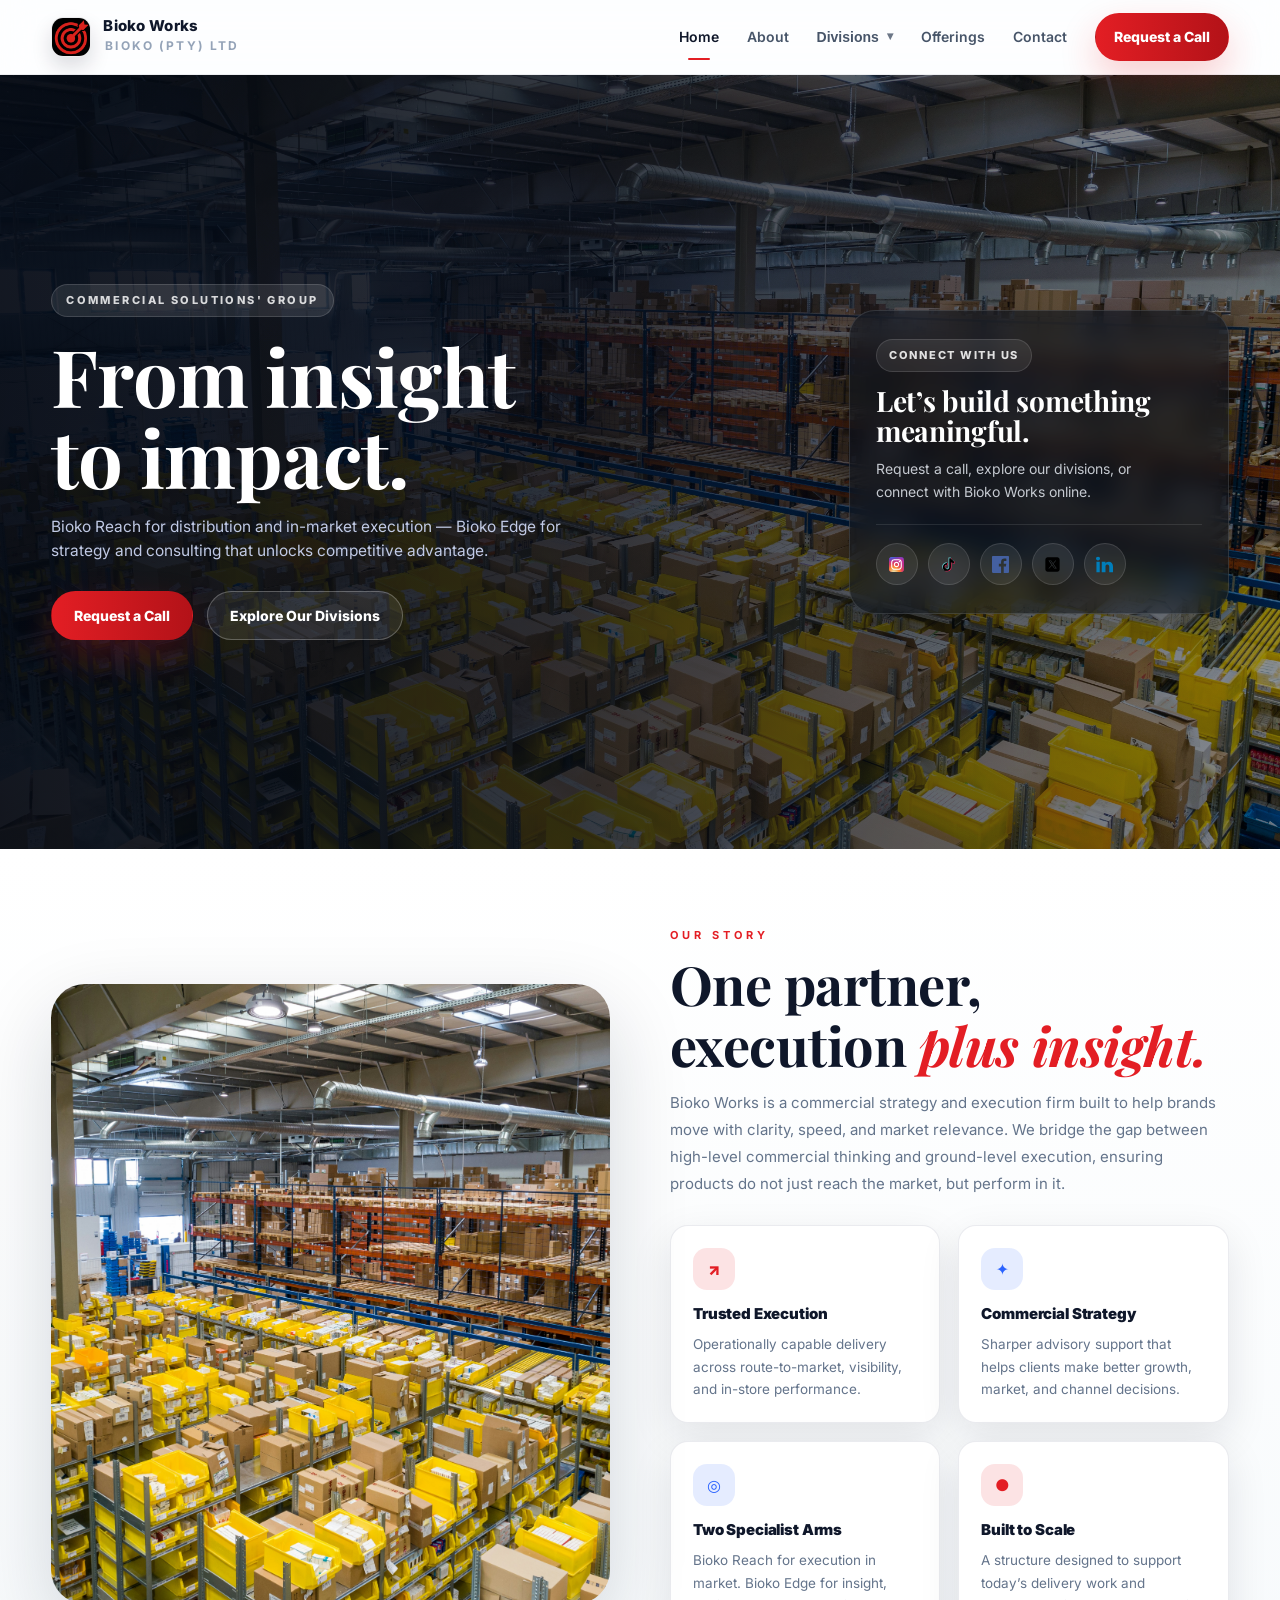
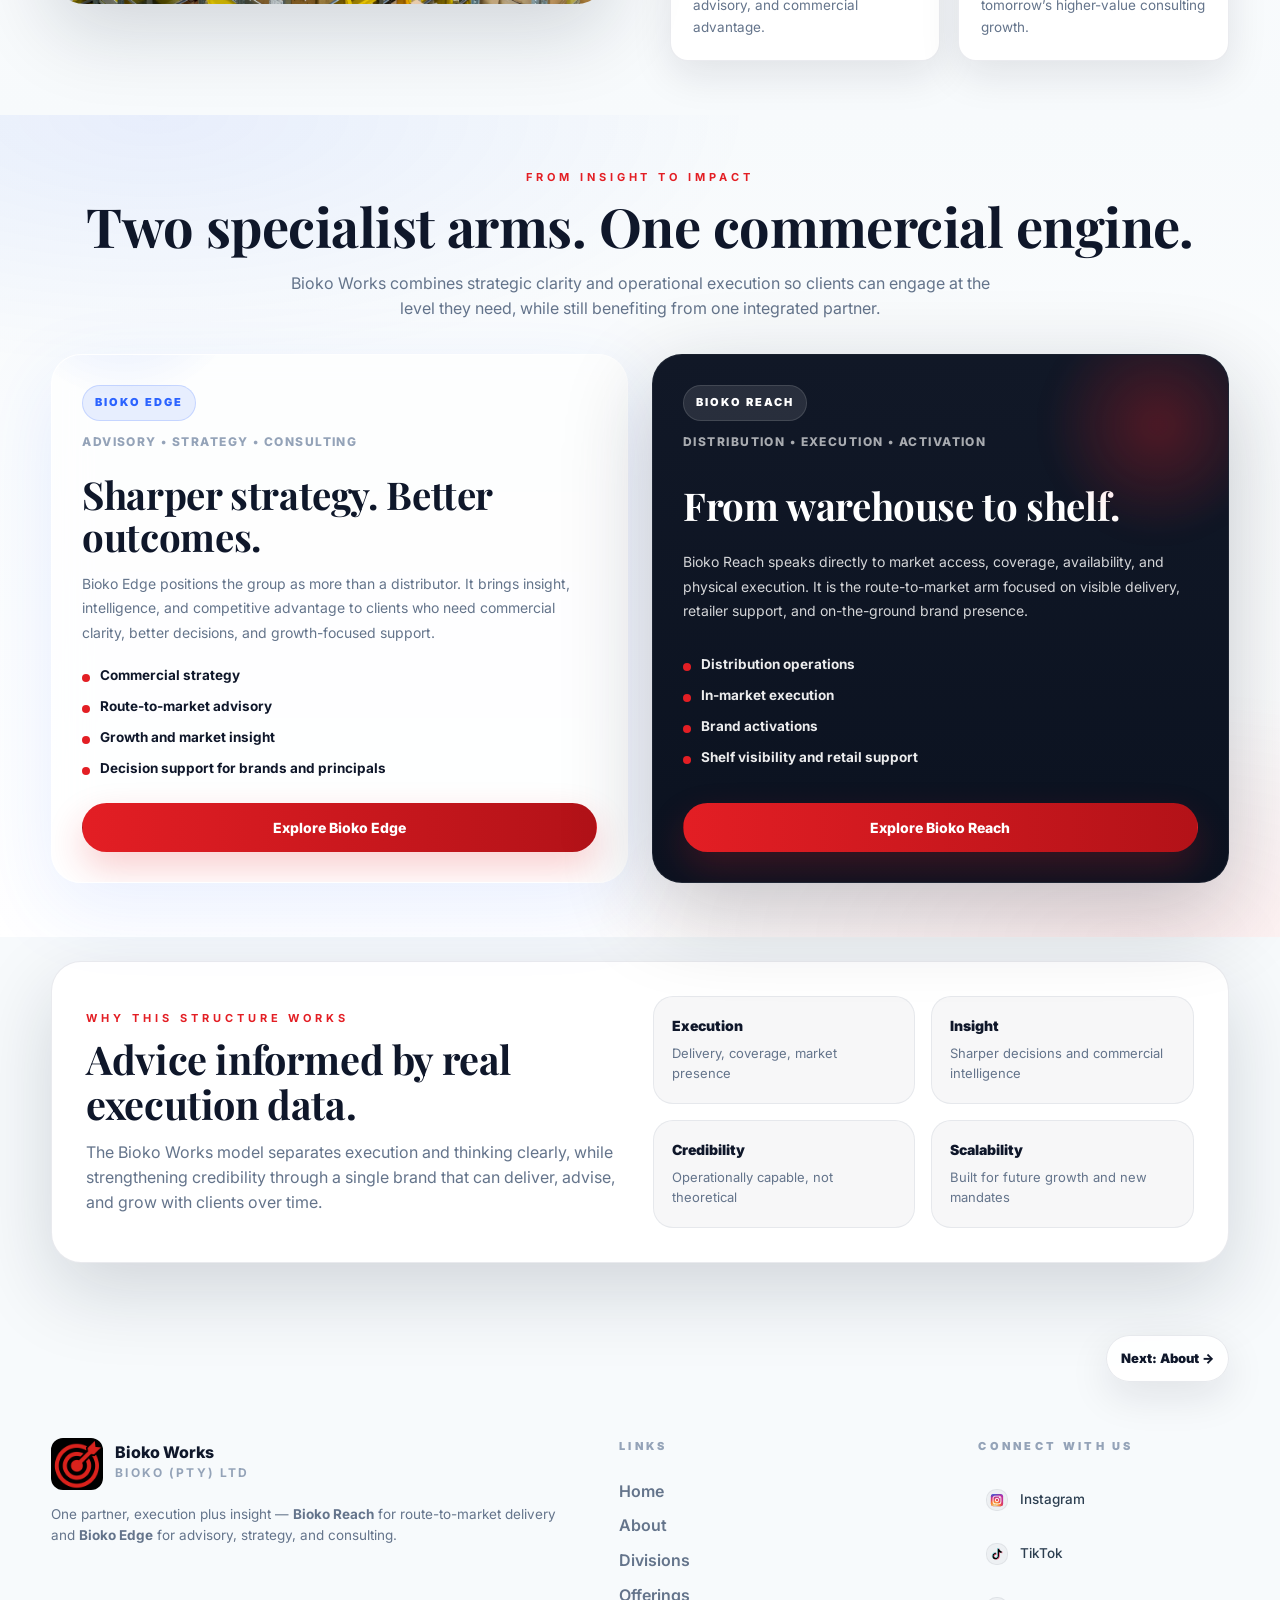
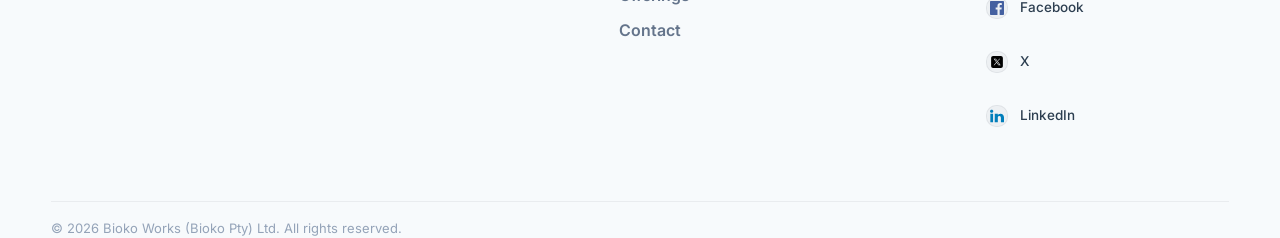
<file: index.html>
<!DOCTYPE html>
<html lang="en">
<head>
  <meta charset="utf-8" />
  <meta name="viewport" content="width=device-width, initial-scale=1" />
  <title>Bioko Works | Home</title>

  <link rel="preconnect" href="https://fonts.googleapis.com" />
  <link rel="preconnect" href="https://fonts.gstatic.com" crossorigin />
  <link href="https://fonts.googleapis.com/css2?family=Inter:wght@400;600;700;800;900&family=Playfair+Display:wght@600;700&display=swap" rel="stylesheet" />

  <link rel="stylesheet" href="style.css" />
</head>

<body data-page="home">
  <!-- HEADER -->
  <header class="site-header">
    <div class="container header-inner">
      <a class="brand" href="index.html" aria-label="Bioko Works home">
        <img class="brand-logo" src="assets/BIOKO WORKS LOGO.png" alt="Bioko Works logo" />
        <div class="brand-text">
          <div class="footer-brandtext">
            <strong>Bioko Works</strong>
            <span>BIOKO (PTY) LTD</span>
          </div>
        </div>
      </a>

      <button class="nav-toggle" aria-controls="site-nav" aria-expanded="false">
        <span class="sr-only">Open menu</span>
        <span class="burger" aria-hidden="true"></span>
      </button>

      <nav class="nav" id="site-nav" aria-label="Primary navigation">
        <a class="nav-link" href="index.html" data-page="home">Home</a>
        <a class="nav-link" href="about.html" data-page="about">About</a>

        <div class="nav-dd" data-page="divisions">
          <button class="nav-link nav-dd-toggle" type="button" aria-haspopup="true" aria-expanded="false">
            Divisions
            <span class="nav-dd-caret" aria-hidden="true">▾</span>
          </button>
          <div class="nav-dd-menu" role="menu" aria-label="Divisions">
            <a class="nav-dd-item" href="bioko-reach.html" role="menuitem" data-page="reach">Bioko Reach</a>
            <a class="nav-dd-item" href="bioko-edge.html" role="menuitem" data-page="edge">Bioko Edge</a>
          </div>
        </div>

        <a class="nav-link" href="offerings.html" data-page="offerings">Offerings</a>
        <a class="nav-link" href="contact.html" data-page="contact">Contact</a>
        <a class="btn btn-primary btn-header" href="contact.html">Request a Call</a>
      </nav>
    </div>
  </header>

  <!-- HERO -->
  <main>
    <section class="hero">
      <div class="hero-bg" aria-hidden="true"></div>

      <div class="container hero-grid">
        <div class="hero-left">
          <div class="pill">COMMERCIAL SOLUTIONS' GROUP</div>

          <h1 class="hero-title">
            From insight<br />
            to impact.
          </h1>

          <p class="hero-sub">
            Bioko Reach for distribution and in-market execution — Bioko Edge for strategy and consulting that unlocks competitive advantage.
          </p>

          <div class="hero-cta">
            <a class="btn btn-primary" href="contact.html">Request a Call</a>
            <a class="btn btn-ghost" href="divisions.html">
              Explore Our Divisions
            </a>
          </div>
        </div>

<div class="hero-right">
  <aside class="hero-connect-minimal">
    <span class="hero-connect-tag">CONNECT WITH US</span>

    <h3 class="hero-connect-heading">Let’s build something meaningful.</h3>

    <p class="hero-connect-copy">
      Request a call, explore our divisions, or connect with Bioko Works online.
    </p>

    <div class="hero-connect-socials" aria-label="Social links">
  <a href="https://www.instagram.com/bioko.works" target="_blank" rel="noopener" aria-label="Instagram">
    <img src="assets/icons/instagram.svg" alt="">
  </a>
  <a href="https://www.tiktok.com/@bioko.works" target="_blank" rel="noopener" aria-label="TikTok">
    <img src="assets/icons/tiktok.svg" alt="">
  </a>
  <a href="https://www.facebook.com/profile.php?id=61588310990713" target="_blank" rel="noopener" aria-label="Facebook">
    <img src="assets/icons/facebook.svg" alt="">
  </a>
  <a href="https://x.com/BiokoWorks" target="_blank" rel="noopener" aria-label="X">
    <img src="assets/icons/x.svg" alt="">
  </a>
  <a href="https://www.linkedin.com/in/bioko-works-85bb0b3b0" target="_blank" rel="noopener" aria-label="LinkedIn">
    <img src="assets/icons/linkedin.svg" alt="">
  </a>
</div>
  </aside>
</div>
      </div>
    </section>

    <!-- HOME STORY -->
    <section class="section home-story">
      <div class="container">
        <div class="about-grid home-story-grid">
          <div class="about-media home-story-media">
            <img src="assets/distribution-warehouse.jpg" alt="Bioko Works warehouse and distribution operations" />

          </div>

          <div class="about-copy home-story-copy">
            <div class="kicker">OUR STORY</div>

            <h2 class="h2 story-title">
              One partner, execution
              <span class="accent story-kinetic">plus insight.</span>
            </h2>

            <p class="body story-lead">
              Bioko Works is a commercial strategy and execution firm built to help brands move with clarity,
              speed, and market relevance. We bridge the gap between high-level commercial thinking and ground-level
              execution, ensuring products do not just reach the market, but perform in it.
            </p>

            <div class="feature-cards story-feature-cards">
              <article class="mini-card story-mini">
                <div class="mini-icon mini-icon-orange">↗</div>
                <h3>Trusted Execution</h3>
                <p>Operationally capable delivery across route-to-market, visibility, and in-store performance.</p>
              </article>

              <article class="mini-card story-mini">
                <div class="mini-icon mini-icon-blue">✦</div>
                <h3>Commercial Strategy</h3>
                <p>Sharper advisory support that helps clients make better growth, market, and channel decisions.</p>
              </article>

              <article class="mini-card story-mini">
                <div class="mini-icon mini-icon-blue">◎</div>
                <h3>Two Specialist Arms</h3>
                <p>Bioko Reach for execution in market. Bioko Edge for insight, advisory, and commercial advantage.</p>
              </article>

              <article class="mini-card story-mini">
                <div class="mini-icon mini-icon-orange">●</div>
                <h3>Built to Scale</h3>
                <p>A structure designed to support today’s delivery work and tomorrow’s higher-value consulting growth.</p>
              </article>
            </div>
          </div>
        </div>
      </div>
    </section>

    <!-- HOME DIVISIONS SPLIT -->
    <section class="section home-split">
      <div class="container">
        <div class="center-head">
          <div class="kicker">FROM INSIGHT TO IMPACT</div>
          <h2 class="h2">Two specialist arms. One commercial engine.</h2>
          <p class="subhead">
            Bioko Works combines strategic clarity and operational execution so clients can engage at the level they need,
            while still benefiting from one integrated partner.
          </p>
        </div>

        <div class="home-division-grid">
          <article class="home-division-card home-division-card--edge">
            <div class="home-division-top">
              <div class="home-division-pill">BIOKO EDGE</div>
              <div class="home-division-type">ADVISORY • STRATEGY • CONSULTING</div>
            </div>

            <h3 class="home-division-title">Sharper strategy. Better outcomes.</h3>

            <p class="home-division-body">
              Bioko Edge positions the group as more than a distributor. It brings insight, intelligence,
              and competitive advantage to clients who need commercial clarity, better decisions, and growth-focused support.
            </p>

            <ul class="home-division-list">
              <li>Commercial strategy</li>
              <li>Route-to-market advisory</li>
              <li>Growth and market insight</li>
              <li>Decision support for brands and principals</li>
            </ul>

            <a class="btn btn-primary" href="bioko-edge.html">Explore Bioko Edge</a>
          </article>

          <article class="home-division-card home-division-card--reach">
            <div class="home-division-top">
              <div class="home-division-pill">BIOKO REACH</div>
              <div class="home-division-type">DISTRIBUTION • EXECUTION • ACTIVATION</div>
            </div>

            <h3 class="home-division-title">From warehouse to shelf.</h3>

            <p class="home-division-body">
              Bioko Reach speaks directly to market access, coverage, availability, and physical execution.
              It is the route-to-market arm focused on visible delivery, retailer support, and on-the-ground brand presence.
            </p>

            <ul class="home-division-list">
              <li>Distribution operations</li>
              <li>In-market execution</li>
              <li>Brand activations</li>
              <li>Shelf visibility and retail support</li>
            </ul>

            <a class="btn btn-primary" href="bioko-reach.html">Explore Bioko Reach</a>
          </article>
        </div>
      </div>
    </section>

    <!-- HOME CAPABILITIES BAND -->
    <section class="section home-capabilities">
      <div class="container">
        <div class="home-capabilities-wrap">
          <div class="home-capabilities-copy">
            <div class="kicker">WHY THIS STRUCTURE WORKS</div>
            <h2 class="h3">Advice informed by real execution data.</h2>
            <p class="lead">
              The Bioko Works model separates execution and thinking clearly, while strengthening credibility through
              a single brand that can deliver, advise, and grow with clients over time.
            </p>
          </div>

          <div class="home-capabilities-grid">
            <article class="capability-chip">
              <strong>Execution</strong>
              <span>Delivery, coverage, market presence</span>
            </article>
            <article class="capability-chip">
              <strong>Insight</strong>
              <span>Sharper decisions and commercial intelligence</span>
            </article>
            <article class="capability-chip">
              <strong>Credibility</strong>
              <span>Operationally capable, not theoretical</span>
            </article>
            <article class="capability-chip">
              <strong>Scalability</strong>
              <span>Built for future growth and new mandates</span>
            </article>
          </div>
        </div>
      </div>
    </section>

    <!-- Page pager -->
    <div class="container">
      <nav class="page-pager" aria-label="Page navigation">
        <span></span>
        <a class="pager-link next" href="about.html">Next: About →</a>
      </nav>
    </div>
  </main>

  <!-- FOOTER -->
  <footer class="footer">
    <div class="container footer-inner footer-new">
      <div class="footer-left">
        <div class="footer-brand">
          <img class="footer-logo" src="assets/BIOKO WORKS LOGO.png" alt="Bioko Works logo" />
          <div class="footer-brandtext">
            <strong>Bioko Works</strong>
            <span>BIOKO (PTY) LTD</span>
          </div>
        </div>

        <p class="footer-blurb">
          One partner, execution plus insight — <strong>Bioko Reach</strong> for route-to-market delivery and
          <strong>Bioko Edge</strong> for advisory, strategy, and consulting.
        </p>
      </div>

      <div class="footer-mid">
        <div class="footer-col">
          <div class="footer-col-title">LINKS</div>
          <a class="footer-link" href="index.html">Home</a>
          <a class="footer-link" href="about.html">About</a>
          <a class="footer-link" href="divisions.html">Divisions</a>
          <a class="footer-link" href="offerings.html">Offerings</a>
          <a class="footer-link" href="contact.html">Contact</a>
        </div>
      </div>

      <div class="footer-social">
        <div class="footer-col-title">CONNECT WITH US</div>

        <ul class="social-links" aria-label="Social links">
          <li>
            <a class="social-link" href="https://www.instagram.com/bioko.works" target="_blank" rel="noopener">
              <span class="social-ic" aria-hidden="true"><img src="assets/icons/instagram.svg" alt="" /></span>
              <span class="social-name">Instagram</span>
            </a>
          </li>
          <li>
            <a class="social-link" href="https://www.tiktok.com/@bioko.works" target="_blank" rel="noopener">
              <span class="social-ic" aria-hidden="true"><img src="assets/icons/tiktok.svg" alt="" /></span>
              <span class="social-name">TikTok</span>
            </a>
          </li>
          <li>
            <a class="social-link" href="https://www.facebook.com/profile.php?id=61588310990713" target="_blank" rel="noopener">
              <span class="social-ic" aria-hidden="true"><img src="assets/icons/facebook.svg" alt="" /></span>
              <span class="social-name">Facebook</span>
            </a>
          </li>
          <li>
            <a class="social-link" href="https://x.com/BiokoWorks" target="_blank" rel="noopener">
              <span class="social-ic" aria-hidden="true"><img src="assets/icons/x.svg" alt="" /></span>
              <span class="social-name">X</span>
            </a>
          </li>
          <li>
            <a class="social-link" href="https://www.linkedin.com/in/bioko-works-85bb0b3b0" target="_blank" rel="noopener">
              <span class="social-ic" aria-hidden="true"><img src="assets/icons/linkedin.svg" alt="" /></span>
              <span class="social-name">LinkedIn</span>
            </a>
          </li>
        </ul>
      </div>

      <div class="footer-bottom">
        <span>© <span id="year"></span> Bioko Works (Bioko Pty) Ltd. All rights reserved.</span>
      </div>
    </div>
  </footer>

  <script src="script.js"></script>
</body>
</html>
</file>
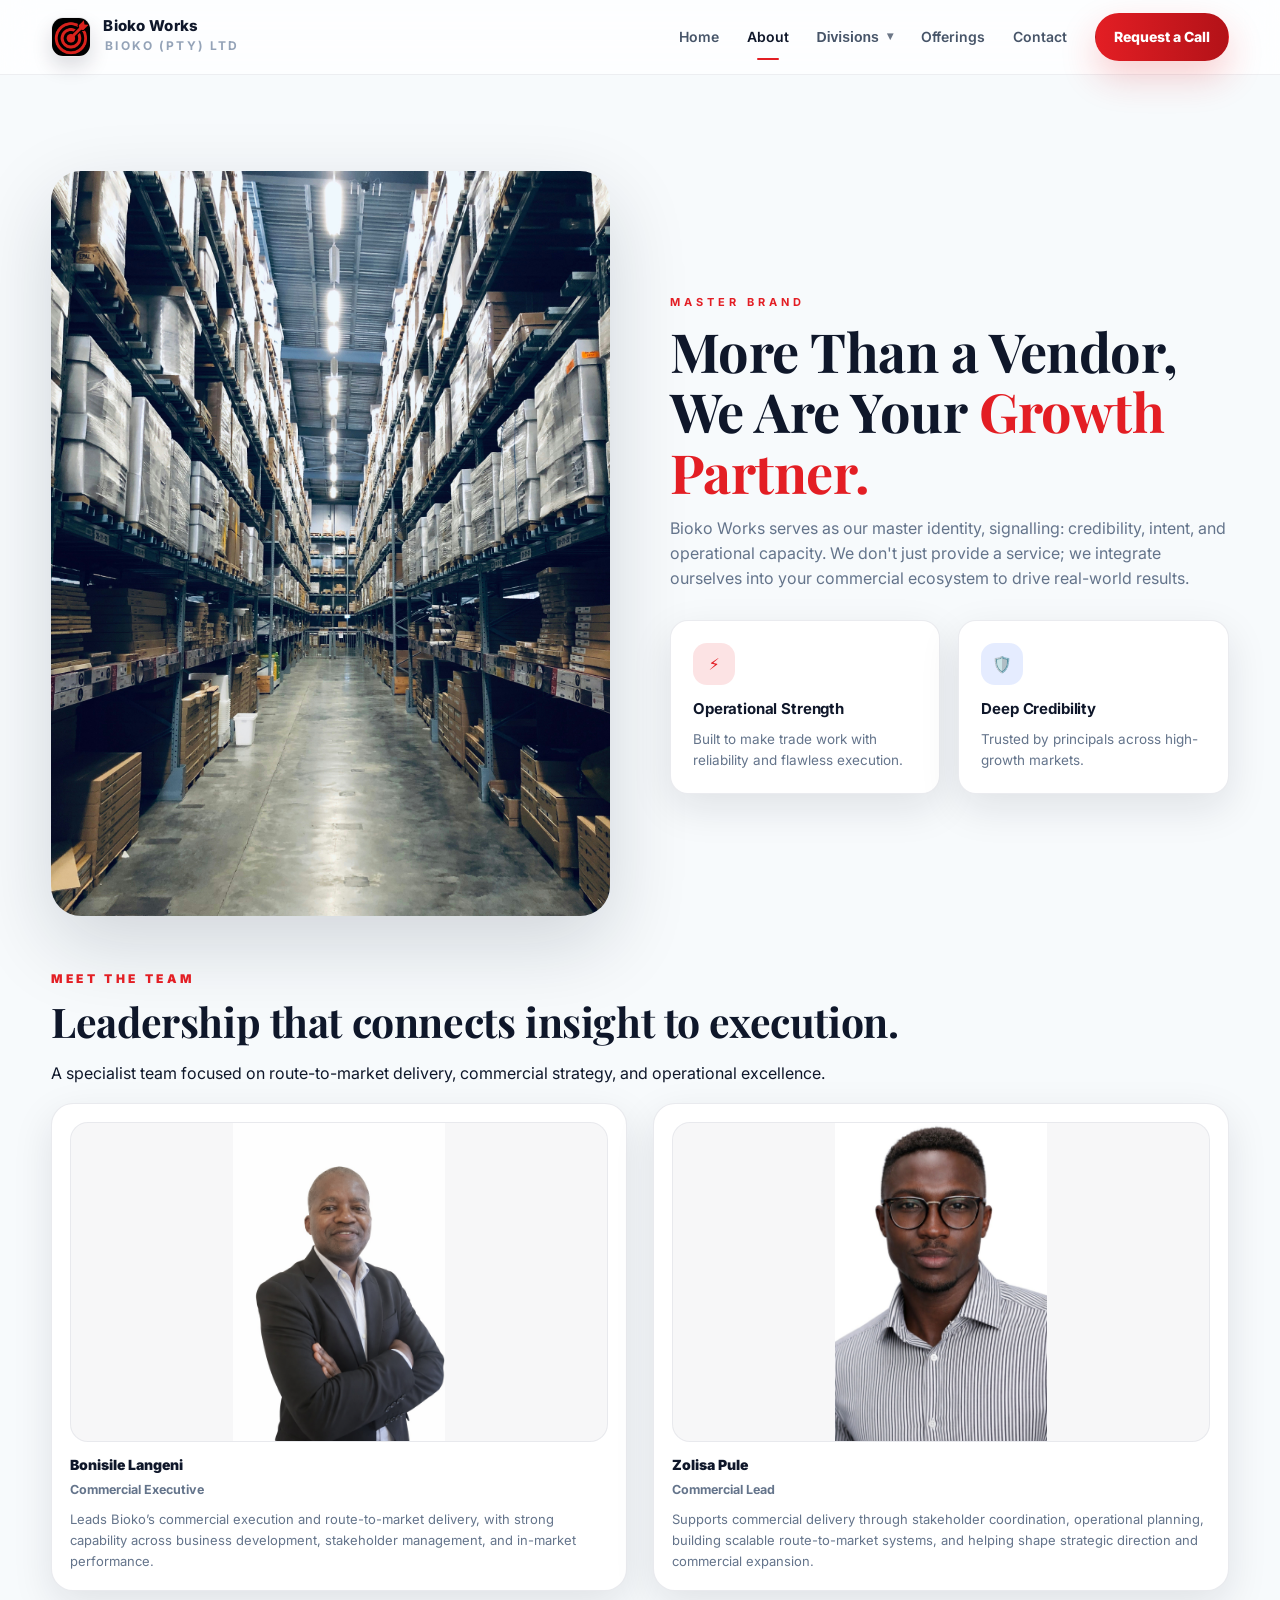
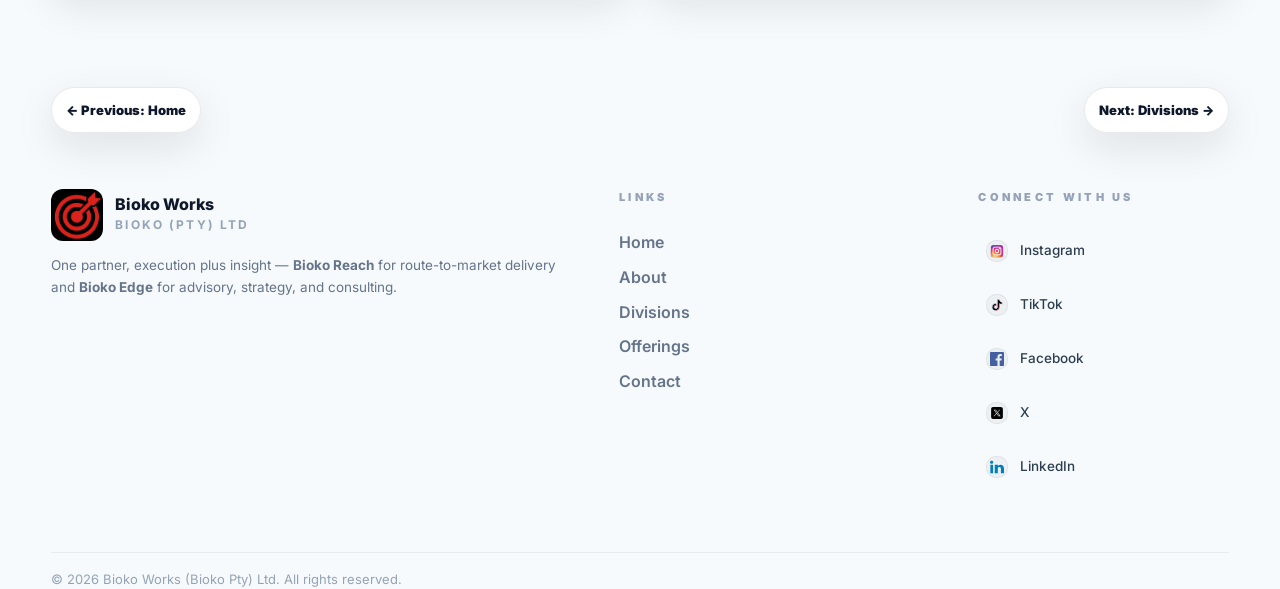
<file: about.html>
<!DOCTYPE html>
<html lang="en">
<head>
  <meta charset="utf-8" />
  <meta name="viewport" content="width=device-width, initial-scale=1" />
  <title>Bioko Works | About</title>

  <link rel="preconnect" href="https://fonts.googleapis.com" />
  <link rel="preconnect" href="https://fonts.gstatic.com" crossorigin />
  <link href="https://fonts.googleapis.com/css2?family=Inter:wght@400;600;700;800;900&family=Playfair+Display:wght@600;700&display=swap" rel="stylesheet" />

  <link rel="stylesheet" href="style.css" />
</head>

<body data-page="about">
  <!-- HEADER -->
  <header class="site-header">
    <div class="container header-inner">
      <a class="brand" href="index.html" aria-label="Bioko Works home">
        <img class="brand-logo" src="assets/BIOKO WORKS LOGO.png" alt="Bioko Works logo" />
        <div class="brand-text">
          <div class="footer-brandtext">
            <strong>Bioko Works</strong>
            <span>BIOKO (PTY) LTD</span>
          </div>
        </div>
      </a>

      <button class="nav-toggle" aria-controls="site-nav" aria-expanded="false">
        <span class="sr-only">Open menu</span>
        <span class="burger" aria-hidden="true"></span>
      </button>

      
      <nav class="nav" id="site-nav" aria-label="Primary navigation">
        <a class="nav-link" href="index.html" data-page="home">Home</a>
        <a class="nav-link" href="about.html" data-page="about">About</a>

        <div class="nav-dd" data-page="divisions">
          <button class="nav-link nav-dd-toggle" type="button" aria-haspopup="true" aria-expanded="false">
            Divisions
            <span class="nav-dd-caret" aria-hidden="true">▾</span>
          </button>
          <div class="nav-dd-menu" role="menu" aria-label="Divisions">
            <a class="nav-dd-item" href="bioko-reach.html" role="menuitem" data-page="reach">Bioko Reach</a>
            <a class="nav-dd-item" href="bioko-edge.html" role="menuitem" data-page="edge">Bioko Edge</a>
          </div>
        </div>

        <a class="nav-link" href="offerings.html" data-page="offerings">Offerings</a>
        <a class="nav-link" href="contact.html" data-page="contact">Contact</a>
        <a class="btn btn-primary btn-header" href="contact.html">Request a Call</a>
      </nav>

    </div>
  </header>

  <main>
    <!-- ABOUT -->
    <section class="section about">
      <div class="container about-grid">
        <div class="about-media">
          <img src="assets/wharehouse-shelves.jpg" alt="Warehouse shelves and logistics" />
        </div>

        <div class="about-copy">
          <div class="kicker">MASTER BRAND</div>
          <h2 class="h2">
            More Than a Vendor,<br />
            We Are Your <span class="accent">Growth Partner.</span>
          </h2>

          <p class="lead">
            Bioko Works serves as our master identity, signalling: credibility, intent, and operational capacity.
            We don't just provide a service; we integrate ourselves into your commercial ecosystem to drive real-world results.
          </p>

          <div class="feature-cards">
            <article class="mini-card">
              <div class="mini-icon mini-icon-orange">⚡</div>
              <h3>Operational Strength</h3>
              <p>Built to make trade work with reliability and flawless execution.</p>
            </article>

            <article class="mini-card">
              <div class="mini-icon mini-icon-blue">🛡️</div>
              <h3>Deep Credibility</h3>
              <p>Trusted by principals across high-growth markets.</p>
            </article>
          </div>
        </div>
      </div>

      <!-- MEET THE TEAM -->
      <div class="container about-team team">
        <div class="team-head">
          <div class="kicker">MEET THE TEAM</div>
          <h3 class="team-title">Leadership that connects insight to execution.</h3>
          <p class="team-sub">
            A specialist team focused on route-to-market delivery, commercial strategy, and operational excellence.
          </p>
        </div>

        <div class="team-grid">
          <article class="team-card">
            <div class="team-photoWrap">
              <img
                class="team-photo"
                src="assets/Bonisile Website Picture 2.png"
                alt="Bonisile Langeni, Commercial Executive"
                loading="lazy"
                decoding="async"
              />
            </div>

            <div class="team-body">
              <h4 class="team-name">Bonisile Langeni</h4>
              <p class="team-role">Commercial Executive</p>
              <p class="team-bio">
                Leads Bioko’s commercial execution and route-to-market delivery, with strong capability across
                business development, stakeholder management, and in-market performance.
              </p>
            </div>
          </article>

          <article class="team-card">
            <div class="team-photoWrap">
              <img
                class="team-photo"
                src="assets/Zolisa%20Pic.jpg"
                alt="Zolisa Pule, Commercial Lead"
                loading="lazy"
                decoding="async"
              />
            </div>

            <div class="team-body">
              <h4 class="team-name">Zolisa Pule</h4>
              <p class="team-role">Commercial Lead</p>
              <p class="team-bio">
                Supports commercial delivery through stakeholder coordination, operational planning, building scalable route-to-market systems, and helping shape strategic direction and commercial expansion.
              </p>
            </div>
          </article>
        </div>
      </div>
    </section>

    <!-- Page pager -->
    <div class="container">
      <nav class="page-pager" aria-label="Page navigation">
        <a class="pager-link prev" href="index.html">← Previous: Home</a>
        <a class="pager-link next" href="divisions.html">Next: Divisions →</a>
      </nav>
    </div>
  </main>

  <!-- FOOTER -->
  <footer class="footer">
    <div class="container footer-inner footer-new">
      <div class="footer-left">
        <div class="footer-brand">
          <img class="footer-logo" src="assets/BIOKO WORKS LOGO.png" alt="Bioko Works logo" />
          <div class="footer-brandtext">
            <strong>Bioko Works</strong>
            <span>BIOKO (PTY) LTD</span>
          </div>
        </div>

        <p class="footer-blurb">
          One partner, execution plus insight — <strong>Bioko Reach</strong> for route-to-market delivery and
          <strong>Bioko Edge</strong> for advisory, strategy, and consulting.
        </p>
      </div>

      <div class="footer-mid">
        <div class="footer-col">
          <div class="footer-col-title">LINKS</div>
          <a class="footer-link" href="index.html">Home</a>
          <a class="footer-link" href="about.html">About</a>
          <a class="footer-link" href="divisions.html">Divisions</a>
          <a class="footer-link" href="offerings.html">Offerings</a>
          <a class="footer-link" href="contact.html">Contact</a>
        </div>
      </div>

      <div class="footer-social">
        <div class="footer-col-title">CONNECT WITH US</div>

        <ul class="social-links" aria-label="Social links">
          <li>
            <a class="social-link" href="https://www.instagram.com/bioko.works" target="_blank" rel="noopener">
              <span class="social-ic" aria-hidden="true"><img src="assets/icons/instagram.svg" alt="" /></span>
              <span class="social-name">Instagram</span>
            </a>
          </li>
          <li>
            <a class="social-link" href="https://www.tiktok.com/@bioko.works" target="_blank" rel="noopener">
              <span class="social-ic" aria-hidden="true"><img src="assets/icons/tiktok.svg" alt="" /></span>
              <span class="social-name">TikTok</span>
            </a>
          </li>
          <li>
            <a class="social-link" href="https://www.facebook.com/profile.php?id=61588310990713" target="_blank" rel="noopener">
              <span class="social-ic" aria-hidden="true"><img src="assets/icons/facebook.svg" alt="" /></span>
              <span class="social-name">Facebook</span>
            </a>
          </li>
          <li>
            <a class="social-link" href="https://x.com/BiokoWorks" target="_blank" rel="noopener">
              <span class="social-ic" aria-hidden="true"><img src="assets/icons/x.svg" alt="" /></span>
              <span class="social-name">X</span>
            </a>
          </li>
          <li>
            <a class="social-link" href="https://www.linkedin.com/in/bioko-works-85bb0b3b0" target="_blank" rel="noopener">
              <span class="social-ic" aria-hidden="true"><img src="assets/icons/linkedin.svg" alt="" /></span>
              <span class="social-name">LinkedIn</span>
            </a>
          </li>
        </ul>
      </div>

      <div class="footer-bottom">
        <span>© <span id="year"></span> Bioko Works (Bioko Pty) Ltd. All rights reserved.</span>
      </div>
    </div>
  </footer>

  <script src="script.js"></script>
</body>
</html>
</file>
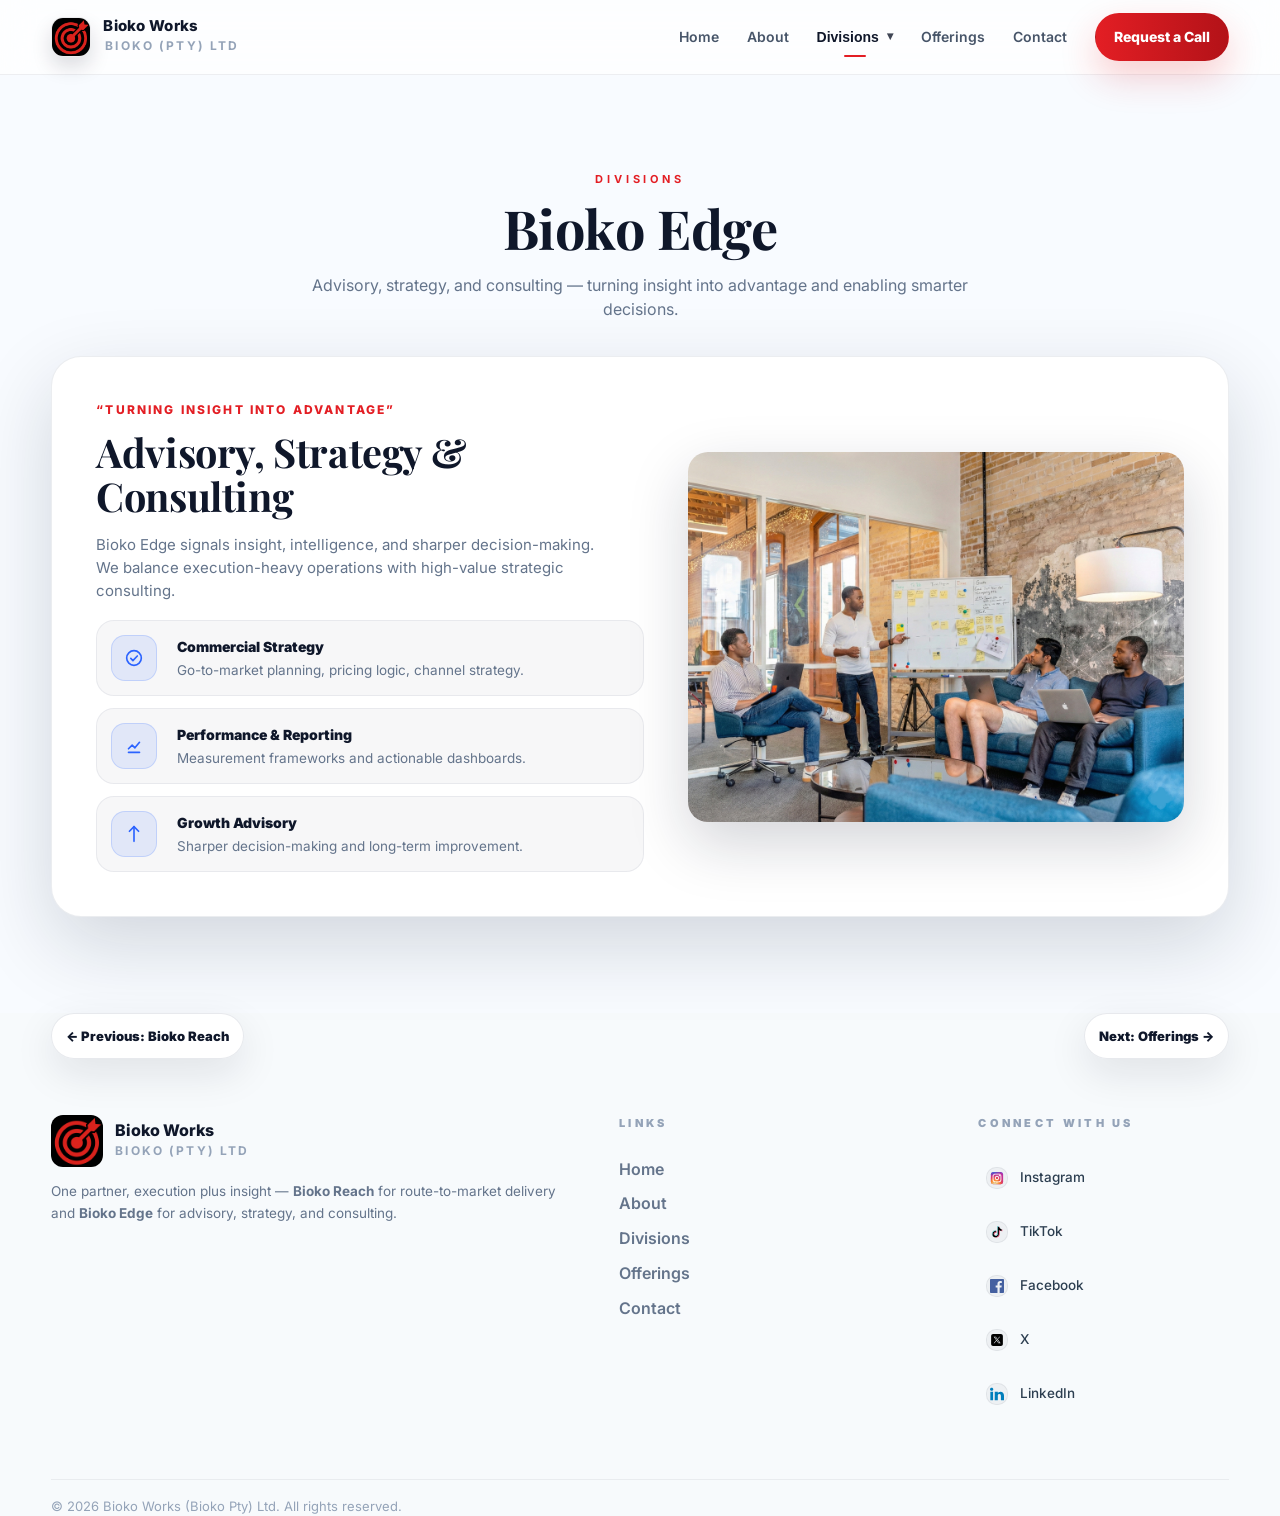
<file: bioko-edge.html>
<!DOCTYPE html>
<html lang="en">
<head>
  <meta charset="utf-8" />
  <meta name="viewport" content="width=device-width, initial-scale=1" />
  <title>Bioko Works | Bioko Edge</title>

  <link rel="preconnect" href="https://fonts.googleapis.com" />
  <link rel="preconnect" href="https://fonts.gstatic.com" crossorigin />
  <link href="https://fonts.googleapis.com/css2?family=Inter:wght@400;600;700;800;900&family=Playfair+Display:wght@600;700&display=swap" rel="stylesheet" />

  <link rel="stylesheet" href="style.css" />
</head>

<body data-page="edge">
  <!-- HEADER -->
  <header class="site-header">
    <div class="container header-inner">
      <a class="brand" href="index.html" aria-label="Bioko Works home">
        <img class="brand-logo" src="assets/BIOKO WORKS LOGO.png" alt="Bioko Works logo" />
        <div class="brand-text">
          <div class="footer-brandtext">
            <strong>Bioko Works</strong>
            <span>BIOKO (PTY) LTD</span>
          </div>
        </div>
      </a>

      <button class="nav-toggle" aria-controls="site-nav" aria-expanded="false">
        <span class="sr-only">Open menu</span>
        <span class="burger" aria-hidden="true"></span>
      </button>

      
      <nav class="nav" id="site-nav" aria-label="Primary navigation">
        <a class="nav-link" href="index.html" data-page="home">Home</a>
        <a class="nav-link" href="about.html" data-page="about">About</a>

        <div class="nav-dd" data-page="divisions">
          <button class="nav-link nav-dd-toggle" type="button" aria-haspopup="true" aria-expanded="false">
            Divisions
            <span class="nav-dd-caret" aria-hidden="true">▾</span>
          </button>
          <div class="nav-dd-menu" role="menu" aria-label="Divisions">
            <a class="nav-dd-item" href="bioko-reach.html" role="menuitem" data-page="reach">Bioko Reach</a>
            <a class="nav-dd-item" href="bioko-edge.html" role="menuitem" data-page="edge">Bioko Edge</a>
          </div>
        </div>

        <a class="nav-link" href="offerings.html" data-page="offerings">Offerings</a>
        <a class="nav-link" href="contact.html" data-page="contact">Contact</a>
        <a class="btn btn-primary btn-header" href="contact.html">Request a Call</a>
      </nav>

    </div>
  </header>

  
  <main>
    <section class="section services">
      <div class="container center-head">
        <div class="kicker">DIVISIONS</div>
        <h2 class="h2">Bioko Edge</h2>
        <p class="subhead">Advisory, strategy, and consulting — turning insight into advantage and enabling smarter decisions.</p>
      </div>

      <div class="container">
        <div class="service-panel is-active division-page-panel" id="edgePanel">
          <div class="service-card">
            <div class="service-left">
              <div class="quote-kicker">“TURNING INSIGHT INTO ADVANTAGE”</div>
              <h3 class="h3">Advisory, Strategy &amp; Consulting</h3>
              <p class="body">
                Bioko Edge signals insight, intelligence, and sharper decision-making.
                We balance execution-heavy operations with high-value strategic consulting.
              </p>

              <ul class="div-list div-list--edge">
                <li class="div-item">
                  <span class="div-ic div-ic--edge" aria-hidden="true">
                    <svg viewBox="0 0 24 24" fill="none">
                      <circle cx="12" cy="12" r="8" stroke="currentColor" stroke-width="1.8"/>
                      <path d="M8.5 12.5l2.3 2.3 4.8-5" stroke="currentColor" stroke-width="1.8" stroke-linecap="round" stroke-linejoin="round"/>
                    </svg>
                  </span>
                  <div class="div-txt">
                    <div class="div-title">Commercial Strategy</div>
                    <div class="div-desc">Go-to-market planning, pricing logic, channel strategy.</div>
                  </div>
                </li>

                <li class="div-item">
                  <span class="div-ic div-ic--edge" aria-hidden="true">
                    <svg viewBox="0 0 24 24" fill="none">
                      <path d="M6 15l4-4 3 3 5-6" stroke="currentColor" stroke-width="1.8" stroke-linecap="round" stroke-linejoin="round"/>
                      <path d="M6 19h12" stroke="currentColor" stroke-width="1.8" stroke-linecap="round"/>
                    </svg>
                  </span>
                  <div class="div-txt">
                    <div class="div-title">Performance &amp; Reporting</div>
                    <div class="div-desc">Measurement frameworks and actionable dashboards.</div>
                  </div>
                </li>

                <li class="div-item">
                  <span class="div-ic div-ic--edge" aria-hidden="true">
                    <svg viewBox="0 0 24 24" fill="none">
                      <path d="M12 4v16" stroke="currentColor" stroke-width="1.8" stroke-linecap="round"/>
                      <path d="M7 9l5-5 5 5" stroke="currentColor" stroke-width="1.8" stroke-linecap="round" stroke-linejoin="round"/>
                    </svg>
                  </span>
                  <div class="div-txt">
                    <div class="div-title">Growth Advisory</div>
                    <div class="div-desc">Sharper decision-making and long-term improvement.</div>
                  </div>
                </li>
              </ul>
            </div>

            <div class="service-right">
              <img src="assets/strategy-meeting.jpg" alt="Team workshop and strategy session" />
            </div>
          </div>
        </div>
      </div>
    </section>

    <div class="container">
      <nav class="page-pager" aria-label="Page navigation">
        <a class="pager-link prev" href="bioko-reach.html">← Previous: Bioko Reach</a>
        <a class="pager-link next" href="offerings.html">Next: Offerings →</a>
      </nav>
    </div>
  </main>


  <!-- FOOTER -->
  <footer class="footer">
    <div class="container footer-inner footer-new">
      <div class="footer-left">
        <div class="footer-brand">
          <img class="footer-logo" src="assets/BIOKO WORKS LOGO.png" alt="Bioko Works logo" />
          <div class="footer-brandtext">
            <strong>Bioko Works</strong>
            <span>BIOKO (PTY) LTD</span>
          </div>
        </div>

        <p class="footer-blurb">
          One partner, execution plus insight — <strong>Bioko Reach</strong> for route-to-market delivery and
          <strong>Bioko Edge</strong> for advisory, strategy, and consulting.
        </p>
      </div>

      <div class="footer-mid">
        <div class="footer-col">
          <div class="footer-col-title">LINKS</div>
          <a class="footer-link" href="index.html">Home</a>
          <a class="footer-link" href="about.html">About</a>
          <a class="footer-link" href="divisions.html">Divisions</a>
          <a class="footer-link" href="offerings.html">Offerings</a>
          <a class="footer-link" href="contact.html">Contact</a>
        </div>
      </div>

      <div class="footer-social">
        <div class="footer-col-title">CONNECT WITH US</div>

        <ul class="social-links" aria-label="Social links">
          <li>
            <a class="social-link" href="https://www.instagram.com/bioko.works" target="_blank" rel="noopener">
              <span class="social-ic" aria-hidden="true"><img src="assets/icons/instagram.svg" alt="" /></span>
              <span class="social-name">Instagram</span>
            </a>
          </li>
          <li>
            <a class="social-link" href="https://www.tiktok.com/@bioko.works" target="_blank" rel="noopener">
              <span class="social-ic" aria-hidden="true"><img src="assets/icons/tiktok.svg" alt="" /></span>
              <span class="social-name">TikTok</span>
            </a>
          </li>
          <li>
            <a class="social-link" href="https://www.facebook.com/profile.php?id=61588310990713" target="_blank" rel="noopener">
              <span class="social-ic" aria-hidden="true"><img src="assets/icons/facebook.svg" alt="" /></span>
              <span class="social-name">Facebook</span>
            </a>
          </li>
          <li>
            <a class="social-link" href="https://x.com/BiokoWorks" target="_blank" rel="noopener">
              <span class="social-ic" aria-hidden="true"><img src="assets/icons/x.svg" alt="" /></span>
              <span class="social-name">X</span>
            </a>
          </li>
          <li>
            <a class="social-link" href="https://www.linkedin.com/in/bioko-works-85bb0b3b0" target="_blank" rel="noopener">
              <span class="social-ic" aria-hidden="true"><img src="assets/icons/linkedin.svg" alt="" /></span>
              <span class="social-name">LinkedIn</span>
            </a>
          </li>
        </ul>
      </div>

      <div class="footer-bottom">
        <span>© <span id="year"></span> Bioko Works (Bioko Pty) Ltd. All rights reserved.</span>
      </div>
    </div>
  </footer>

  <script src="script.js"></script>
</body>
</html>
</file>
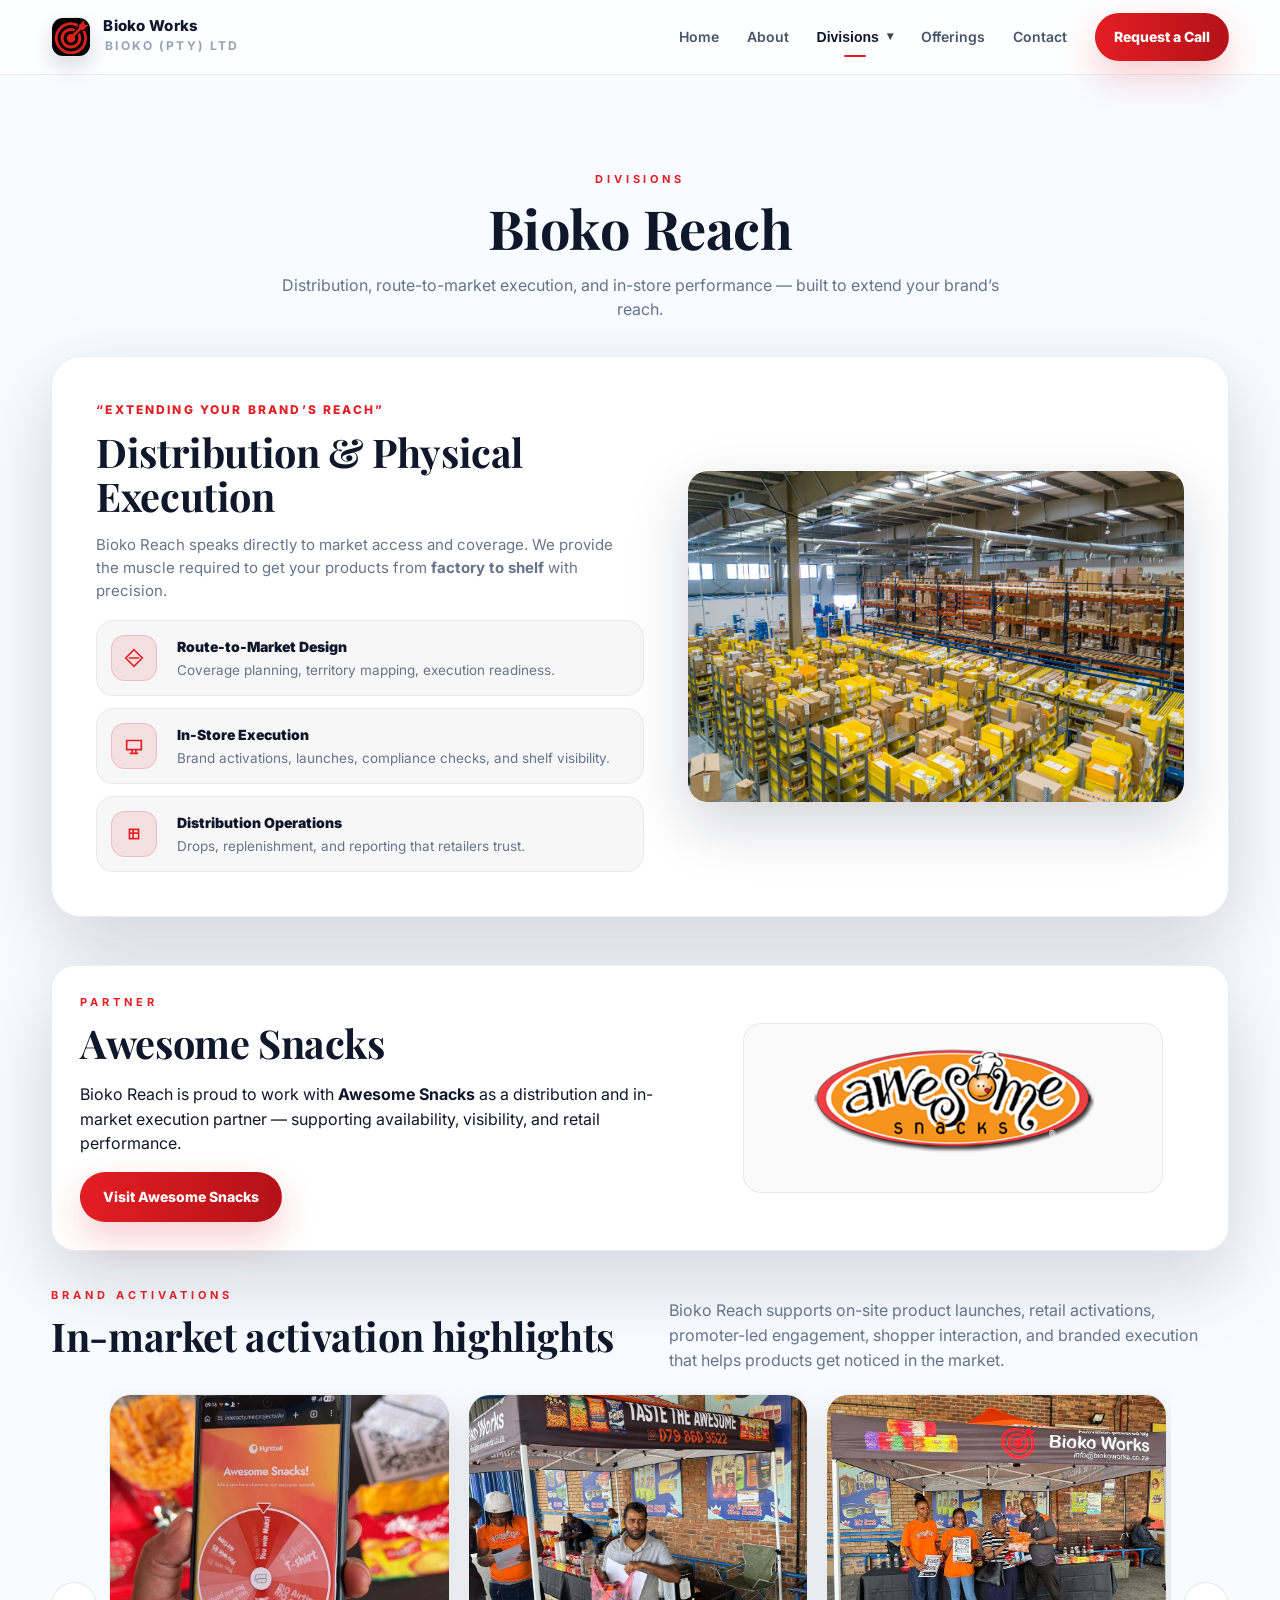
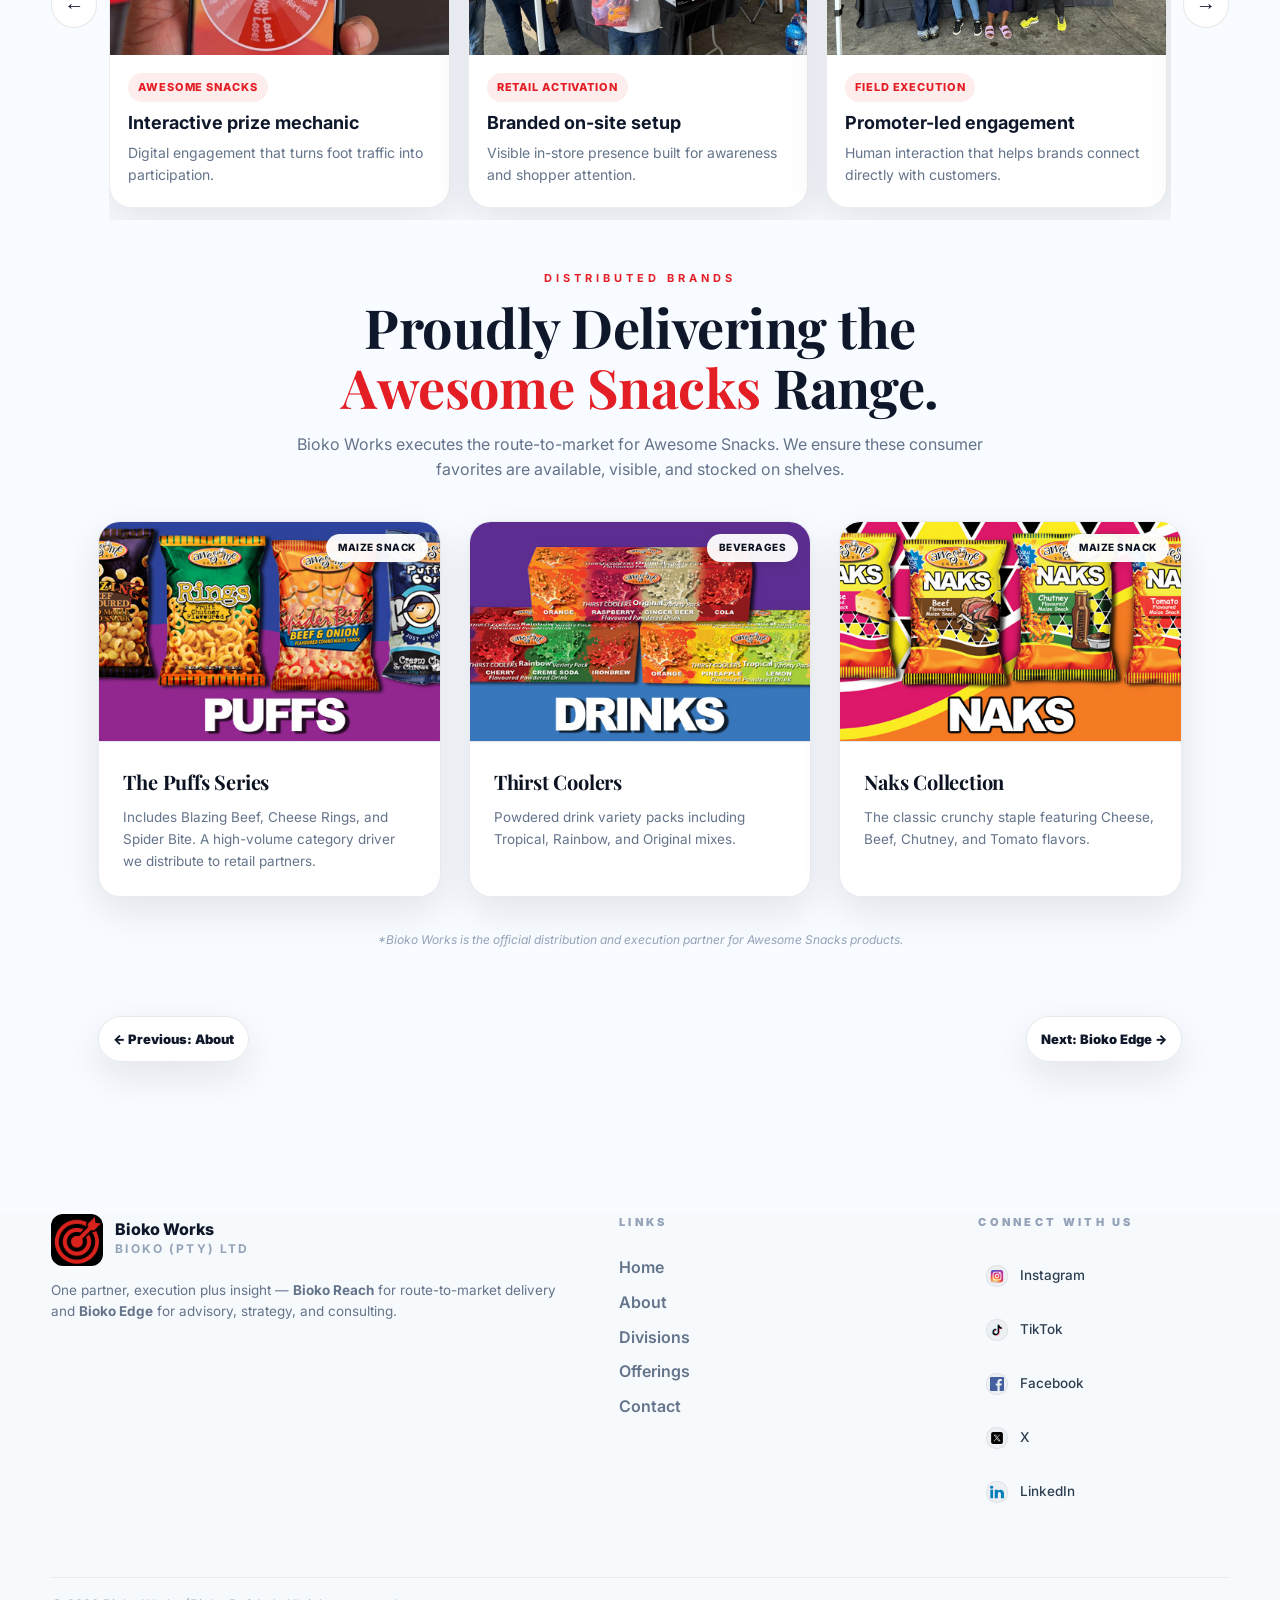
<file: bioko-reach.html>
<!DOCTYPE html>
<html lang="en">
<head>
  <meta charset="utf-8" />
  <meta name="viewport" content="width=device-width, initial-scale=1" />
  <title>Bioko Works | Bioko Reach</title>

  <link rel="preconnect" href="https://fonts.googleapis.com" />
  <link rel="preconnect" href="https://fonts.gstatic.com" crossorigin />
  <link href="https://fonts.googleapis.com/css2?family=Inter:wght@400;600;700;800;900&family=Playfair+Display:wght@600;700&display=swap" rel="stylesheet" />

  <link rel="stylesheet" href="style.css" />
</head>

<body data-page="reach">
  <!-- HEADER -->
  <header class="site-header">
    <div class="container header-inner">
      <a class="brand" href="index.html" aria-label="Bioko Works home">
        <img class="brand-logo" src="assets/BIOKO WORKS LOGO.png" alt="Bioko Works logo" />
        <div class="brand-text">
          <div class="footer-brandtext">
            <strong>Bioko Works</strong>
            <span>BIOKO (PTY) LTD</span>
          </div>
        </div>
      </a>

      <button class="nav-toggle" aria-controls="site-nav" aria-expanded="false">
        <span class="sr-only">Open menu</span>
        <span class="burger" aria-hidden="true"></span>
      </button>

      
      <nav class="nav" id="site-nav" aria-label="Primary navigation">
        <a class="nav-link" href="index.html" data-page="home">Home</a>
        <a class="nav-link" href="about.html" data-page="about">About</a>

        <div class="nav-dd" data-page="divisions">
          <button class="nav-link nav-dd-toggle" type="button" aria-haspopup="true" aria-expanded="false">
            Divisions
            <span class="nav-dd-caret" aria-hidden="true">▾</span>
          </button>
          <div class="nav-dd-menu" role="menu" aria-label="Divisions">
            <a class="nav-dd-item" href="bioko-reach.html" role="menuitem" data-page="reach">Bioko Reach</a>
            <a class="nav-dd-item" href="bioko-edge.html" role="menuitem" data-page="edge">Bioko Edge</a>
          </div>
        </div>

        <a class="nav-link" href="offerings.html" data-page="offerings">Offerings</a>
        <a class="nav-link" href="contact.html" data-page="contact">Contact</a>
        <a class="btn btn-primary btn-header" href="contact.html">Request a Call</a>
      </nav>

    </div>
  </header>

  
  <main>
    <section class="section services">
      <div class="container center-head">
        <div class="kicker">DIVISIONS</div>
        <h2 class="h2">Bioko Reach</h2>
        <p class="subhead">Distribution, route-to-market execution, and in-store performance — built to extend your brand’s reach.</p>
      </div>

      <div class="container">
        <div class="service-panel is-active division-page-panel" id="reachPanel">
          <div class="service-card">
            <div class="service-left">
              <div class="quote-kicker">“EXTENDING YOUR BRAND’S REACH”</div>
              <h3 class="h3">Distribution &amp; Physical Execution</h3>
              <p class="body">
                Bioko Reach speaks directly to market access and coverage. We provide the muscle required to get your
                products from <strong>factory to shelf</strong> with precision.
              </p>

              <ul class="div-list div-list--reach">
                <li class="div-item">
                  <span class="div-ic div-ic--reach" aria-hidden="true">
                    <svg viewBox="0 0 24 24" fill="none">
                      <path d="M12 3l9 9-9 9-9-9 9-9Z" stroke="currentColor" stroke-width="1.8"/>
                      <path d="M7 12h10" stroke="currentColor" stroke-width="1.8" stroke-linecap="round"/>
                    </svg>
                  </span>
                  <div class="div-txt">
                    <div class="div-title">Route-to-Market Design</div>
                    <div class="div-desc">Coverage planning, territory mapping, execution readiness.</div>
                  </div>
                </li>

                <li class="div-item">
                  <span class="div-ic div-ic--reach" aria-hidden="true">
                    <svg viewBox="0 0 24 24" fill="none">
                      <path d="M4 6h16v10H4V6Z" stroke="currentColor" stroke-width="1.8"/>
                      <path d="M8 20h8" stroke="currentColor" stroke-width="1.8" stroke-linecap="round"/>
                      <path d="M10 16v4M14 16v4" stroke="currentColor" stroke-width="1.8" stroke-linecap="round"/>
                    </svg>
                  </span>
                  <div class="div-txt">
                    <div class="div-title">In-Store Execution</div>
                    <div class="div-desc">Brand activations, launches, compliance checks, and shelf visibility.</div>
                  </div>
                </li>

                <li class="div-item">
                  <span class="div-ic div-ic--reach" aria-hidden="true">
                    <svg viewBox="0 0 24 24" fill="none">
                      <path d="M7 7h10v10H7V7Z" stroke="currentColor" stroke-width="1.8"/>
                      <path d="M7 11h10" stroke="currentColor" stroke-width="1.8"/>
                      <path d="M11 7v10" stroke="currentColor" stroke-width="1.8"/>
                    </svg>
                  </span>
                  <div class="div-txt">
                    <div class="div-title">Distribution Operations</div>
                    <div class="div-desc">Drops, replenishment, and reporting that retailers trust.</div>
                  </div>
                </li>
              </ul>
            </div>

            <div class="service-right">
              <img src="assets/distribution-warehouse.jpg" alt="Warehouse aisle for distribution and logistics" />
            </div>
          </div>

          <!-- Partner requested by client (moved from Clients tab) -->
          <section class="partner-block">
            <div class="partner-card">
              <div class="partner-left">
                <div class="kicker">PARTNER</div>
                <h3 class="h3">Awesome Snacks</h3>
                <p class="body">
                  Bioko Reach is proud to work with <strong>Awesome Snacks</strong> as a distribution and in-market execution partner —
                  supporting availability, visibility, and retail performance.
                </p>
                <a class="btn btn-primary" href="https://www.awesomesnacks.co.za/" target="_blank" rel="noopener">
                  Visit Awesome Snacks
                </a>
              </div>

              <div class="partner-right">
                <div class="partner-logoWrap">
                  <img src="assets/Awesome-snacks-logo.png" alt="Awesome Snacks logo" />
                </div>
              </div>
            </div>
          </section>

                    <!-- ACTIVATION HIGHLIGHTS -->
          <section class="activation-showcase" aria-labelledby="activationShowcaseTitle">
            <div class="activation-showcase__head">
              <div>
                <div class="kicker">BRAND ACTIVATIONS</div>
                <h3 class="h3" id="activationShowcaseTitle">In-market activation highlights</h3>
              </div>

              <p class="body activation-showcase__intro">
                Bioko Reach supports on-site product launches, retail activations, promoter-led engagement,
                shopper interaction, and branded execution that helps products get noticed in the market.
              </p>
            </div>

            <div class="activation-carousel-wrap">
              <button class="activation-nav activation-nav--prev" type="button" aria-label="Previous activation images">
                &#8592;
              </button>

              <div class="activation-carousel" id="activationCarousel">
                <article class="activation-slide">
                  <img src="assets/activation-awesome-1.jpeg" alt="Customer interacting with the Awesome Snacks digital spin-and-win activation" loading="lazy" />
                  <div class="activation-slide__body">
                    <span class="activation-slide__tag">Awesome Snacks</span>
                    <h4>Interactive prize mechanic</h4>
                    <p>Digital engagement that turns foot traffic into participation.</p>
                  </div>
                </article>

                <article class="activation-slide">
                  <img src="assets/activation-awesome-2.jpeg" alt="Awesome Snacks activation setup at Limpopo Cash and Carry" loading="lazy" />
                  <div class="activation-slide__body">
                    <span class="activation-slide__tag">Retail Activation</span>
                    <h4>Branded on-site setup</h4>
                    <p>Visible in-store presence built for awareness and shopper attention.</p>
                  </div>
                </article>

                <article class="activation-slide">
                  <img src="assets/activation-awesome-3.jpeg" alt="Awesome Snacks team and customer at the activation event" loading="lazy" />
                  <div class="activation-slide__body">
                    <span class="activation-slide__tag">Field Execution</span>
                    <h4>Promoter-led engagement</h4>
                    <p>Human interaction that helps brands connect directly with customers.</p>
                  </div>
                </article>

                <article class="activation-slide">
                  <img src="assets/activation-awesome-5.jpeg" alt="Exterior of Limpopo Cash and Carry where the activation was held" loading="lazy" />
                  <div class="activation-slide__body">
                    <span class="activation-slide__tag">Location</span>
                    <h4>Customer-facing setup</h4>
                    <p>Products, drinks, and QR-led interaction in one coordinated experience.</p>
                  </div>

                </article>

                <article class="activation-slide">
                  <img src="assets/activation-awesome-6.jpeg" alt="Bioko Works activation team standing behind a branded promotion table" loading="lazy" />
                  <div class="activation-slide__body">
                    <span class="activation-slide__tag">Sampling</span>
                    <h4>Retail environment</h4>
                    <p>Activation placed where real buying decisions happen.</p>
                  </div>
                </article>

                <article class="activation-slide">
                  <img src="assets/activation-awesome-7.jpeg" alt="Customer holding products received during the Awesome Snacks activation" loading="lazy" />
                  <div class="activation-slide__body">
                    <span class="activation-slide__tag">Conversion Moment</span>
                    <h4>On-the-ground support</h4>
                    <p>Promoters and field teams that bring the activation to life.</p>
                  </div>
                </article>

                <article class="activation-slide">
                  <img src="assets/activation-awesome-8.jpeg" alt="Activation team members standing at the Awesome Snacks event site" loading="lazy" />
                  <div class="activation-slide__body">
                    <span class="activation-slide__tag">Team Presence</span>
                    <h4>Prize and product handover</h4>
                    <p>Memorable interactions that reinforce the brand experience.</p>
                  </div>

                </article>
              </div>

              <button class="activation-nav activation-nav--next" type="button" aria-label="Next activation images">
                &#8594;
              </button>
            </div>
          </section>

          <!-- Distributed Brands / Products (Bioko Reach) -->
<section class="section products products--reach" id="reach-products">
  <div class="container center-head">
    <div class="kicker">DISTRIBUTED BRANDS</div>
    <h2 class="h2">
      Proudly Delivering the <br />
      <span class="accent">Awesome Snacks</span> Range.
    </h2>
    <p class="subhead">
      Bioko Works executes the route-to-market for Awesome Snacks.
      We ensure these consumer favorites are available, visible, and stocked on shelves.
    </p>
  </div>

  <div class="container">
    <div class="products-grid">
      <article class="prod-card">
        <div class="prod-media">
          <img src="assets/PuffsProducts-page.jpg" alt="Awesome Snacks Puffs Range" loading="lazy" />
          <div class="prod-badge">Maize Snack</div>
        </div>
        <div class="prod-content">
          <h3 class="prod-title">The Puffs Series</h3>
          <p class="prod-desc">
            Includes Blazing Beef, Cheese Rings, and Spider Bite. A high-volume category driver we distribute to retail partners.
          </p>
        </div>
      </article>

      <article class="prod-card">
        <div class="prod-media">
          <img src="assets/DrinksProducts-page.jpg" alt="Awesome Snacks Drinks Range" loading="lazy" />
          <div class="prod-badge">Beverages</div>
        </div>
        <div class="prod-content">
          <h3 class="prod-title">Thirst Coolers</h3>
          <p class="prod-desc">
            Powdered drink variety packs including Tropical, Rainbow, and Original mixes.
          </p>
        </div>
      </article>

      <article class="prod-card">
        <div class="prod-media">
          <img src="assets/NaksProducts-page.jpg" alt="Awesome Snacks Naks Range" loading="lazy" />
          <div class="prod-badge">Maize Snack</div>
        </div>
        <div class="prod-content">
          <h3 class="prod-title">Naks Collection</h3>
          <p class="prod-desc">
            The classic crunchy staple featuring Cheese, Beef, Chutney, and Tomato flavors.
          </p>
        </div>
      </article>
    </div>

    <div class="prod-footer">
      <p><em>*Bioko Works is the official distribution and execution partner for Awesome Snacks products.</em></p>
    </div>
  </div>
</section>

    <div class="container">
      <nav class="page-pager" aria-label="Page navigation">
        <a class="pager-link prev" href="about.html">← Previous: About</a>
        <a class="pager-link next" href="bioko-edge.html">Next: Bioko Edge →</a>
      </nav>
    </div>
  </main>


  <!-- FOOTER -->
  <footer class="footer">
    <div class="container footer-inner footer-new">
      <div class="footer-left">
        <div class="footer-brand">
          <img class="footer-logo" src="assets/BIOKO WORKS LOGO.png" alt="Bioko Works logo" />
          <div class="footer-brandtext">
            <strong>Bioko Works</strong>
            <span>BIOKO (PTY) LTD</span>
          </div>
        </div>

        <p class="footer-blurb">
          One partner, execution plus insight — <strong>Bioko Reach</strong> for route-to-market delivery and
          <strong>Bioko Edge</strong> for advisory, strategy, and consulting.
        </p>
      </div>

      <div class="footer-mid">
        <div class="footer-col">
          <div class="footer-col-title">LINKS</div>
          <a class="footer-link" href="index.html">Home</a>
          <a class="footer-link" href="about.html">About</a>
          <a class="footer-link" href="divisions.html">Divisions</a>
          <a class="footer-link" href="offerings.html">Offerings</a>
          <a class="footer-link" href="contact.html">Contact</a>
        </div>
      </div>

      <div class="footer-social">
        <div class="footer-col-title">CONNECT WITH US</div>

        <ul class="social-links" aria-label="Social links">
          <li>
            <a class="social-link" href="https://www.instagram.com/bioko.works" target="_blank" rel="noopener">
              <span class="social-ic" aria-hidden="true"><img src="assets/icons/instagram.svg" alt="" /></span>
              <span class="social-name">Instagram</span>
            </a>
          </li>
          <li>
            <a class="social-link" href="https://www.tiktok.com/@bioko.works" target="_blank" rel="noopener">
              <span class="social-ic" aria-hidden="true"><img src="assets/icons/tiktok.svg" alt="" /></span>
              <span class="social-name">TikTok</span>
            </a>
          </li>
          <li>
            <a class="social-link" href="https://www.facebook.com/profile.php?id=61588310990713" target="_blank" rel="noopener">
              <span class="social-ic" aria-hidden="true"><img src="assets/icons/facebook.svg" alt="" /></span>
              <span class="social-name">Facebook</span>
            </a>
          </li>
          <li>
            <a class="social-link" href="https://x.com/BiokoWorks" target="_blank" rel="noopener">
              <span class="social-ic" aria-hidden="true"><img src="assets/icons/x.svg" alt="" /></span>
              <span class="social-name">X</span>
            </a>
          </li>
          <li>
            <a class="social-link" href="https://www.linkedin.com/in/bioko-works-85bb0b3b0" target="_blank" rel="noopener">
              <span class="social-ic" aria-hidden="true"><img src="assets/icons/linkedin.svg" alt="" /></span>
              <span class="social-name">LinkedIn</span>
            </a>
          </li>
        </ul>
      </div>

      <div class="footer-bottom">
        <span>© <span id="year"></span> Bioko Works (Bioko Pty) Ltd. All rights reserved.</span>
      </div>
    </div>
  </footer>

  <script src="script.js"></script>
</body>
</html>
</file>
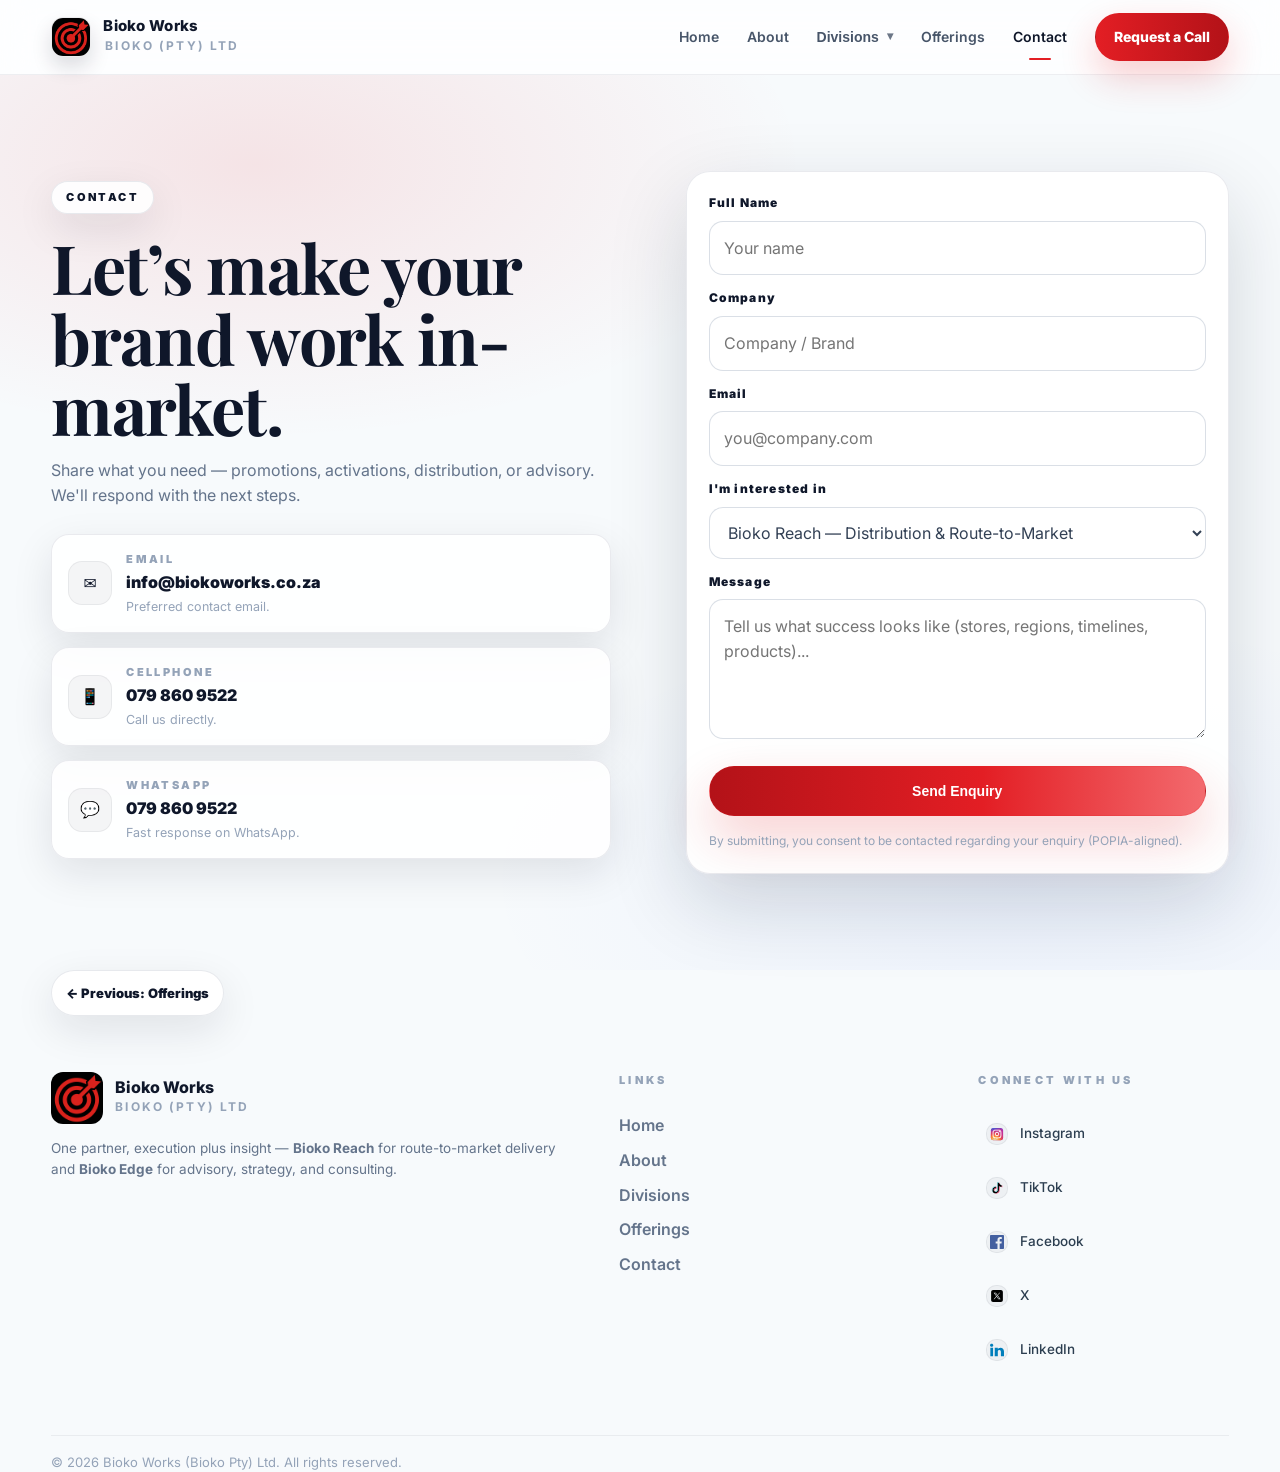
<file: contact.html>
<!DOCTYPE html>
<html lang="en">
<head>
  <meta charset="utf-8" />
  <meta name="viewport" content="width=device-width, initial-scale=1" />
  <title>Bioko Works | Contact</title>

  <link rel="preconnect" href="https://fonts.googleapis.com" />
  <link rel="preconnect" href="https://fonts.gstatic.com" crossorigin />
  <link href="https://fonts.googleapis.com/css2?family=Inter:wght@400;600;700;800;900&family=Playfair+Display:wght@600;700&display=swap" rel="stylesheet" />

  <link rel="stylesheet" href="style.css" />
</head>

<body data-page="contact">
  <!-- HEADER -->
  <header class="site-header">
    <div class="container header-inner">
      <a class="brand" href="index.html" aria-label="Bioko Works home">
        <img class="brand-logo" src="assets/BIOKO WORKS LOGO.png" alt="Bioko Works logo" />
        <div class="brand-text">
          <div class="footer-brandtext">
            <strong>Bioko Works</strong>
            <span>BIOKO (PTY) LTD</span>
          </div>
        </div>
      </a>

      <button class="nav-toggle" aria-controls="site-nav" aria-expanded="false">
        <span class="sr-only">Open menu</span>
        <span class="burger" aria-hidden="true"></span>
      </button>

      
      <nav class="nav" id="site-nav" aria-label="Primary navigation">
        <a class="nav-link" href="index.html" data-page="home">Home</a>
        <a class="nav-link" href="about.html" data-page="about">About</a>

        <div class="nav-dd" data-page="divisions">
          <button class="nav-link nav-dd-toggle" type="button" aria-haspopup="true" aria-expanded="false">
            Divisions
            <span class="nav-dd-caret" aria-hidden="true">▾</span>
          </button>
          <div class="nav-dd-menu" role="menu" aria-label="Divisions">
            <a class="nav-dd-item" href="bioko-reach.html" role="menuitem" data-page="reach">Bioko Reach</a>
            <a class="nav-dd-item" href="bioko-edge.html" role="menuitem" data-page="edge">Bioko Edge</a>
          </div>
        </div>

        <a class="nav-link" href="offerings.html" data-page="offerings">Offerings</a>
        <a class="nav-link" href="contact.html" data-page="contact">Contact</a>
        <a class="btn btn-primary btn-header" href="contact.html">Request a Call</a>
      </nav>

    </div>
  </header>

  <main>
    <!-- CONTACT -->
    <section class="section contact contact--new">
      <div class="container contact-grid">
        <div class="contact-left">
          <div class="contact-pill">CONTACT</div>

          <h2 class="contact-title">
            Let’s make your<br />
            brand work in-market.
          </h2>

          <p class="contact-lead">
            Share what you need — promotions, activations, distribution, or advisory.
            We'll respond with the next steps.
          </p>

          <div class="contact-info">
            <div class="info-card">
              <div class="info-ic">✉</div>
              <div>
                <div class="info-kicker">EMAIL</div>
                <div class="info-main">info@biokoworks.co.za</div>
                <div class="info-sub">Preferred contact email.</div>
              </div>
            </div>

            <!-- Client requested cellphone -->
            <div class="info-card">
              <div class="info-ic">📱</div>
              <div>
                <div class="info-kicker">CELLPHONE</div>
                <div class="info-main">079 860 9522</div>
                <div class="info-sub">Call us directly.</div>
              </div>
            </div>

            <!-- Client requested WhatsApp -->
            <div class="info-card">
              <div class="info-ic">💬</div>
              <div>
                <div class="info-kicker">WHATSAPP</div>
                <div class="info-main">079 860 9522</div>
                <div class="info-sub">Fast response on WhatsApp.</div>
              </div>
            </div>
          </div>
        </div>

        <div class="contact-right">
          <form class="contact-form-new" id="contactForm" novalidate>
            <div class="field">
              <label for="fullName">Full Name</label>
              <input id="fullName" name="fullName" type="text" placeholder="Your name" required />
            </div>

            <div class="field">
              <label for="company">Company</label>
              <input id="company" name="company" type="text" placeholder="Company / Brand" />
            </div>

            <div class="field">
              <label for="email">Email</label>
              <input id="email" name="email" type="email" placeholder="you@company.com" required />
            </div>

            <div class="field">
              <label for="interest">I'm interested in</label>
              <select id="interest" name="interest">
                <option>Bioko Reach — Distribution &amp; Route-to-Market</option>
                <option>Bioko Reach — Brand Activations</option>
                <option>Bioko Edge — Advisory, Strategy &amp; Consulting</option>
                <option>General enquiry</option>
              </select>
            </div>

            <div class="field">
              <label for="message">Message</label>
              <textarea id="message" name="message" placeholder="Tell us what success looks like (stores, regions, timelines, products)..." required></textarea>
            </div>

            <button class="btn btn-enquiry" type="submit">Send Enquiry</button>
            <p class="form-note">By submitting, you consent to be contacted regarding your enquiry (POPIA-aligned).</p>
          </form>
        </div>
      </div>
    </section>

    <!-- Page pager -->
    <div class="container">
      <nav class="page-pager" aria-label="Page navigation">
        <a class="pager-link prev" href="offerings.html">← Previous: Offerings</a>
        <span></span>
      </nav>
    </div>
  </main>

  <!-- FOOTER -->
  <footer class="footer">
    <div class="container footer-inner footer-new">
      <div class="footer-left">
        <div class="footer-brand">
          <img class="footer-logo" src="assets/BIOKO WORKS LOGO.png" alt="Bioko Works logo" />
          <div class="footer-brandtext">
            <strong>Bioko Works</strong>
            <span>BIOKO (PTY) LTD</span>
          </div>
        </div>

        <p class="footer-blurb">
          One partner, execution plus insight — <strong>Bioko Reach</strong> for route-to-market delivery and
          <strong>Bioko Edge</strong> for advisory, strategy, and consulting.
        </p>
      </div>

      <div class="footer-mid">
        <div class="footer-col">
          <div class="footer-col-title">LINKS</div>
          <a class="footer-link" href="index.html">Home</a>
          <a class="footer-link" href="about.html">About</a>
          <a class="footer-link" href="divisions.html">Divisions</a>
          <a class="footer-link" href="offerings.html">Offerings</a>
          <a class="footer-link" href="contact.html">Contact</a>
        </div>
      </div>

<div class="footer-social">
        <div class="footer-col-title">CONNECT WITH US</div>

        <ul class="social-links" aria-label="Social links">
          <li>
            <a class="social-link" href="https://www.instagram.com/bioko.works" target="_blank" rel="noopener">
              <span class="social-ic" aria-hidden="true"><img src="assets/icons/instagram.svg" alt="" /></span>
              <span class="social-name">Instagram</span>
            </a>
          </li>
          <li>
            <a class="social-link" href="https://www.tiktok.com/@bioko.works" target="_blank" rel="noopener">
              <span class="social-ic" aria-hidden="true"><img src="assets/icons/tiktok.svg" alt="" /></span>
              <span class="social-name">TikTok</span>
            </a>
          </li>
          <li>
            <a class="social-link" href="https://www.facebook.com/profile.php?id=61588310990713" target="_blank" rel="noopener">
              <span class="social-ic" aria-hidden="true"><img src="assets/icons/facebook.svg" alt="" /></span>
              <span class="social-name">Facebook</span>
            </a>
          </li>
          <li>
            <a class="social-link" href="https://x.com/BiokoWorks" target="_blank" rel="noopener">
              <span class="social-ic" aria-hidden="true"><img src="assets/icons/x.svg" alt="" /></span>
              <span class="social-name">X</span>
            </a>
          </li>
          <li>
            <a class="social-link" href="https://www.linkedin.com/in/bioko-works-85bb0b3b0" target="_blank" rel="noopener">
              <span class="social-ic" aria-hidden="true"><img src="assets/icons/linkedin.svg" alt="" /></span>
              <span class="social-name">LinkedIn</span>
            </a>
          </li>
        </ul>
      </div>

      <div class="footer-bottom">
        <span>© <span id="year"></span> Bioko Works (Bioko Pty) Ltd. All rights reserved.</span>
      </div>
    </div>
  </footer>

  <script src="script.js"></script>
</body>
</html>
</file>
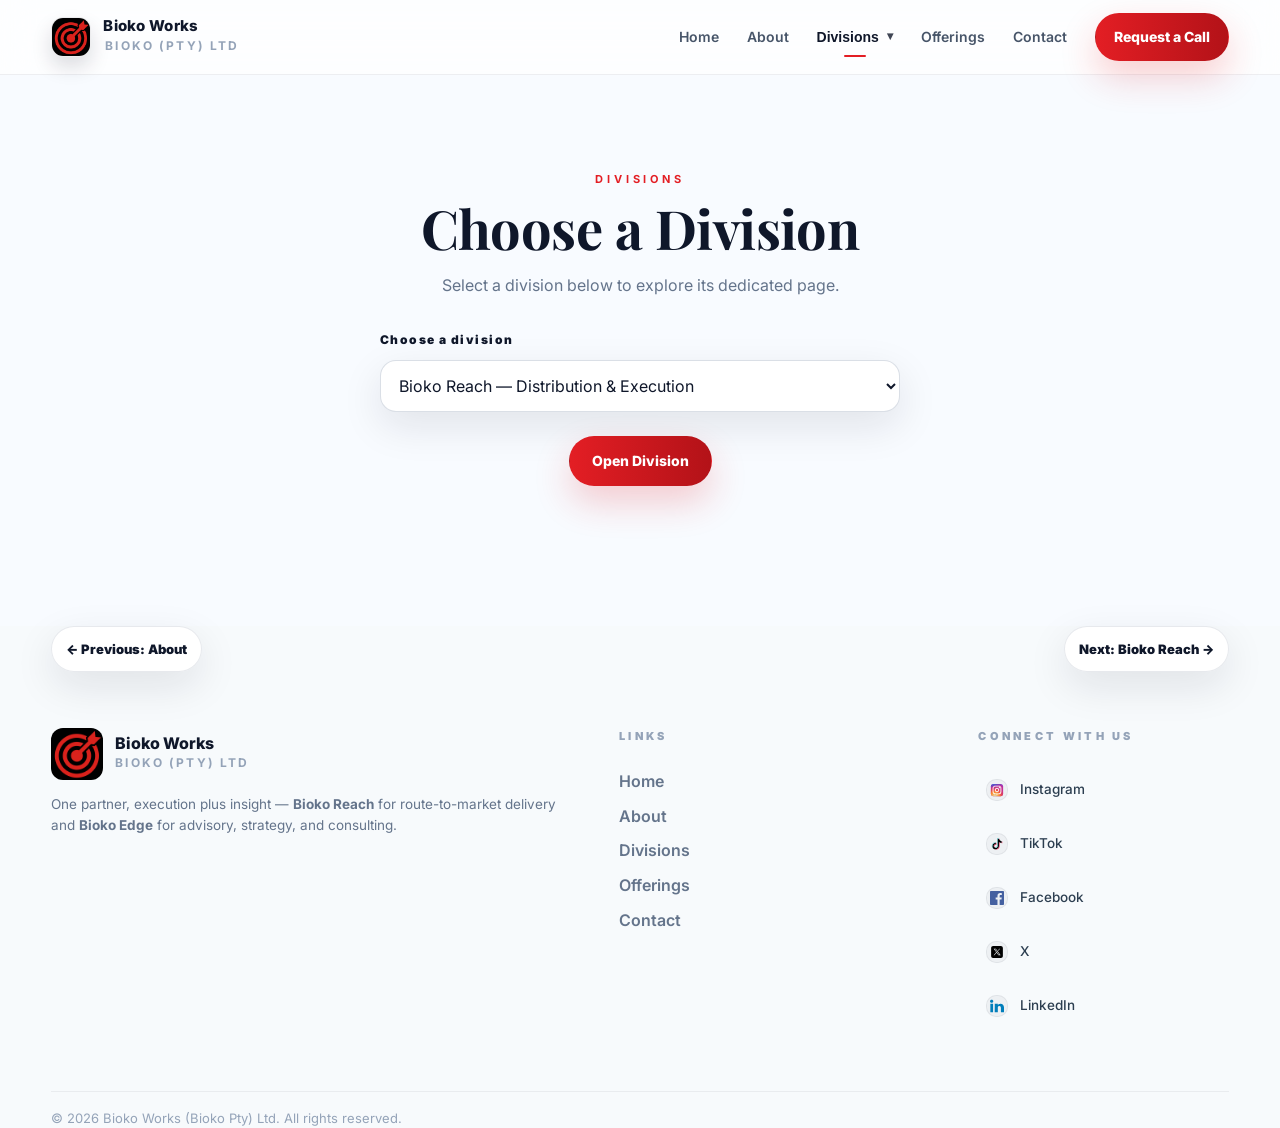
<file: divisions.html>
<!DOCTYPE html>
<html lang="en">
<head>
  <meta charset="utf-8" />
  <meta name="viewport" content="width=device-width, initial-scale=1" />
  <title>Bioko Works | Divisions</title>

  <link rel="preconnect" href="https://fonts.googleapis.com" />
  <link rel="preconnect" href="https://fonts.gstatic.com" crossorigin />
  <link href="https://fonts.googleapis.com/css2?family=Inter:wght@400;600;700;800;900&family=Playfair+Display:wght@600;700&display=swap" rel="stylesheet" />

  <link rel="stylesheet" href="style.css" />
</head>

<body data-page="divisions">
  <!-- HEADER -->
  <header class="site-header">
    <div class="container header-inner">
      <a class="brand" href="index.html" aria-label="Bioko Works home">
        <img class="brand-logo" src="assets/BIOKO WORKS LOGO.png" alt="Bioko Works logo" />
        <div class="brand-text">
          <div class="footer-brandtext">
            <strong>Bioko Works</strong>
            <span>BIOKO (PTY) LTD</span>
          </div>
        </div>
      </a>

      <button class="nav-toggle" aria-controls="site-nav" aria-expanded="false">
        <span class="sr-only">Open menu</span>
        <span class="burger" aria-hidden="true"></span>
      </button>

      
      <nav class="nav" id="site-nav" aria-label="Primary navigation">
        <a class="nav-link" href="index.html" data-page="home">Home</a>
        <a class="nav-link" href="about.html" data-page="about">About</a>

        <div class="nav-dd" data-page="divisions">
          <button class="nav-link nav-dd-toggle" type="button" aria-haspopup="true" aria-expanded="false">
            Divisions
            <span class="nav-dd-caret" aria-hidden="true">▾</span>
          </button>
          <div class="nav-dd-menu" role="menu" aria-label="Divisions">
            <a class="nav-dd-item" href="bioko-reach.html" role="menuitem" data-page="reach">Bioko Reach</a>
            <a class="nav-dd-item" href="bioko-edge.html" role="menuitem" data-page="edge">Bioko Edge</a>
          </div>
        </div>

        <a class="nav-link" href="offerings.html" data-page="offerings">Offerings</a>
        <a class="nav-link" href="contact.html" data-page="contact">Contact</a>
        <a class="btn btn-primary btn-header" href="contact.html">Request a Call</a>
      </nav>

    </div>
  </header>

  
  <main>
    <section class="section services">
      <div class="container center-head">
        <div class="kicker">DIVISIONS</div>
        <h2 class="h2">Choose a Division</h2>
        <p class="subhead">Select a division below to explore its dedicated page.</p>

        <div class="division-selectWrap">
          <label class="select-label" for="divisionJump">Choose a division</label>
          <select id="divisionJump" class="division-select" aria-label="Select a division">
            <option value="bioko-reach.html" selected>Bioko Reach — Distribution & Execution</option>
            <option value="bioko-edge.html">Bioko Edge — Advisory, Strategy & Consulting</option>
          </select>
          <div class="division-jump-actions">
            <a class="btn btn-primary" id="divisionGo" href="bioko-reach.html">Open Division</a>
          </div>
        </div>
      </div>
    </section>

    <div class="container">
      <nav class="page-pager" aria-label="Page navigation">
        <a class="pager-link prev" href="about.html">← Previous: About</a>
        <a class="pager-link next" href="bioko-reach.html">Next: Bioko Reach →</a>
      </nav>
    </div>
  </main>


  <!-- FOOTER -->
  <footer class="footer">
    <div class="container footer-inner footer-new">
      <div class="footer-left">
        <div class="footer-brand">
          <img class="footer-logo" src="assets/BIOKO WORKS LOGO.png" alt="Bioko Works logo" />
          <div class="footer-brandtext">
            <strong>Bioko Works</strong>
            <span>BIOKO (PTY) LTD</span>
          </div>
        </div>

        <p class="footer-blurb">
          One partner, execution plus insight — <strong>Bioko Reach</strong> for route-to-market delivery and
          <strong>Bioko Edge</strong> for advisory, strategy, and consulting.
        </p>
      </div>

      <div class="footer-mid">
        <div class="footer-col">
          <div class="footer-col-title">LINKS</div>
          <a class="footer-link" href="index.html">Home</a>
          <a class="footer-link" href="about.html">About</a>
          <a class="footer-link" href="divisions.html">Divisions</a>
          <a class="footer-link" href="offerings.html">Offerings</a>
          <a class="footer-link" href="contact.html">Contact</a>
        </div>
      </div>

      <div class="footer-social">
        <div class="footer-col-title">CONNECT WITH US</div>

        <ul class="social-links" aria-label="Social links">
          <li>
            <a class="social-link" href="https://www.instagram.com/bioko.works" target="_blank" rel="noopener">
              <span class="social-ic" aria-hidden="true"><img src="assets/icons/instagram.svg" alt="" /></span>
              <span class="social-name">Instagram</span>
            </a>
          </li>
          <li>
            <a class="social-link" href="https://www.tiktok.com/@bioko.works" target="_blank" rel="noopener">
              <span class="social-ic" aria-hidden="true"><img src="assets/icons/tiktok.svg" alt="" /></span>
              <span class="social-name">TikTok</span>
            </a>
          </li>
          <li>
            <a class="social-link" href="https://www.facebook.com/profile.php?id=61588310990713" target="_blank" rel="noopener">
              <span class="social-ic" aria-hidden="true"><img src="assets/icons/facebook.svg" alt="" /></span>
              <span class="social-name">Facebook</span>
            </a>
          </li>
          <li>
            <a class="social-link" href="https://x.com/BiokoWorks" target="_blank" rel="noopener">
              <span class="social-ic" aria-hidden="true"><img src="assets/icons/x.svg" alt="" /></span>
              <span class="social-name">X</span>
            </a>
          </li>
          <li>
            <a class="social-link" href="https://www.linkedin.com/in/bioko-works-85bb0b3b0" target="_blank" rel="noopener">
              <span class="social-ic" aria-hidden="true"><img src="assets/icons/linkedin.svg" alt="" /></span>
              <span class="social-name">LinkedIn</span>
            </a>
          </li>
        </ul>
      </div>

      <div class="footer-bottom">
        <span>© <span id="year"></span> Bioko Works (Bioko Pty) Ltd. All rights reserved.</span>
      </div>
    </div>
  </footer>

  <script src="script.js"></script>
</body>
</html>
</file>
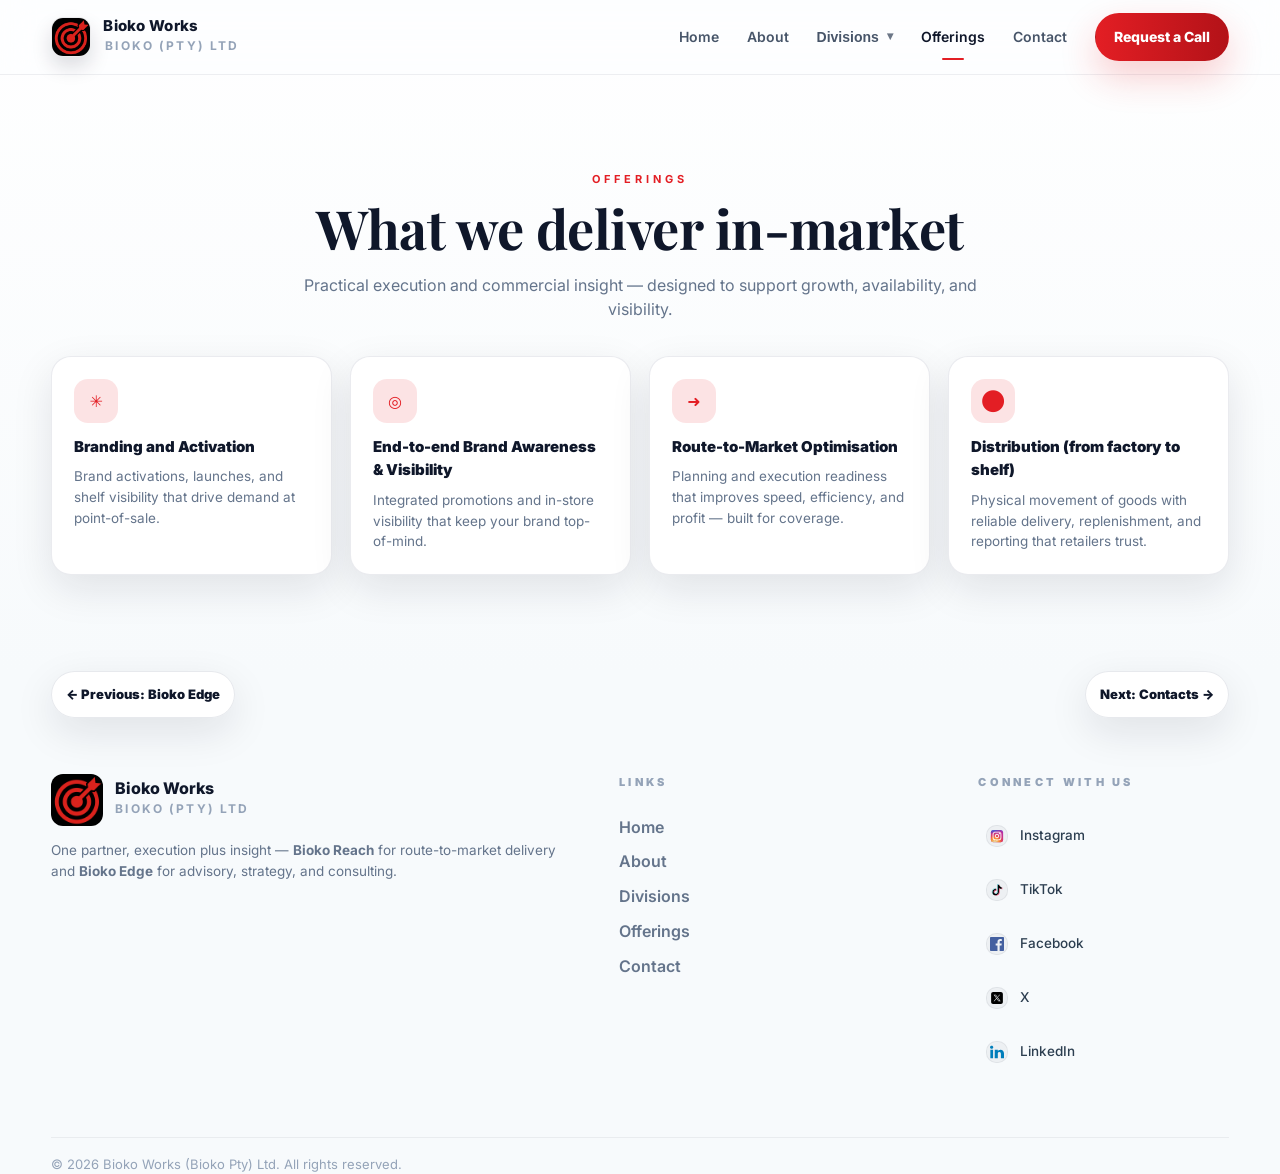
<file: offerings.html>
<!DOCTYPE html>
<html lang="en">
<head>
  <meta charset="utf-8" />
  <meta name="viewport" content="width=device-width, initial-scale=1" />
  <title>Bioko Works | Offerings</title>

  <link rel="preconnect" href="https://fonts.googleapis.com" />
  <link rel="preconnect" href="https://fonts.gstatic.com" crossorigin />
  <link href="https://fonts.googleapis.com/css2?family=Inter:wght@400;600;700;800;900&family=Playfair+Display:wght@600;700&display=swap" rel="stylesheet" />

  <link rel="stylesheet" href="style.css" />
</head>

<body data-page="offerings">
  <!-- HEADER -->
  <header class="site-header">
    <div class="container header-inner">
      <a class="brand" href="index.html" aria-label="Bioko Works home">
        <img class="brand-logo" src="assets/BIOKO WORKS LOGO.png" alt="Bioko Works logo" />
        <div class="brand-text">
          <div class="footer-brandtext">
            <strong>Bioko Works</strong>
            <span>BIOKO (PTY) LTD</span>
          </div>
        </div>
      </a>

      <button class="nav-toggle" aria-controls="site-nav" aria-expanded="false">
        <span class="sr-only">Open menu</span>
        <span class="burger" aria-hidden="true"></span>
      </button>

      
      <nav class="nav" id="site-nav" aria-label="Primary navigation">
        <a class="nav-link" href="index.html" data-page="home">Home</a>
        <a class="nav-link" href="about.html" data-page="about">About</a>

        <div class="nav-dd" data-page="divisions">
          <button class="nav-link nav-dd-toggle" type="button" aria-haspopup="true" aria-expanded="false">
            Divisions
            <span class="nav-dd-caret" aria-hidden="true">▾</span>
          </button>
          <div class="nav-dd-menu" role="menu" aria-label="Divisions">
            <a class="nav-dd-item" href="bioko-reach.html" role="menuitem" data-page="reach">Bioko Reach</a>
            <a class="nav-dd-item" href="bioko-edge.html" role="menuitem" data-page="edge">Bioko Edge</a>
          </div>
        </div>

        <a class="nav-link" href="offerings.html" data-page="offerings">Offerings</a>
        <a class="nav-link" href="contact.html" data-page="contact">Contact</a>
        <a class="btn btn-primary btn-header" href="contact.html">Request a Call</a>
      </nav>

    </div>
  </header>

  <main>
    <!-- OFFERINGS -->
    <section class="section offerings">
      <div class="container center-head">
        <div class="kicker">OFFERINGS</div>
        <h2 class="h2">What we deliver in-market</h2>
        <p class="subhead">
          Practical execution and commercial insight — designed to support growth, availability, and visibility.
        </p>
      </div>

      <div class="container">
        <div class="offerings-grid">
          <article class="offer-card">
            <div class="offer-ic">✳</div>
            <h3 class="offer-title">Branding and Activation</h3>
            <p class="offer-body">Brand activations, launches, and shelf visibility that drive demand at point-of-sale.</p>
          </article>

          <article class="offer-card">
            <div class="offer-ic">◎</div>
            <h3 class="offer-title">End-to-end Brand Awareness &amp; Visibility</h3>
            <p class="offer-body">Integrated promotions and in-store visibility that keep your brand top-of-mind.</p>
          </article>

          <article class="offer-card">
            <div class="offer-ic">➜</div>
            <h3 class="offer-title">Route-to-Market Optimisation</h3>
            <p class="offer-body">
              Planning and execution readiness that improves speed, efficiency, and profit — built for coverage.
            </p>
          </article>

          <article class="offer-card">
            <div class="offer-ic">⬤</div>
            <h3 class="offer-title">Distribution (from factory to shelf)</h3>
            <p class="offer-body">
              Physical movement of goods with reliable delivery, replenishment, and reporting that retailers trust.
            </p>
          </article>
        </div>
      </div>
    </section>

    <!-- Page pager -->
    <div class="container">
      <nav class="page-pager" aria-label="Page navigation">
        <a class="pager-link prev" href="bioko-edge.html">← Previous: Bioko Edge</a>
        <a class="pager-link next" href="contact.html">Next: Contacts →</a>
      </nav>
    </div>
  </main>

  <!-- FOOTER -->
  <footer class="footer">
    <div class="container footer-inner footer-new">
      <div class="footer-left">
        <div class="footer-brand">
          <img class="footer-logo" src="assets/BIOKO WORKS LOGO.png" alt="Bioko Works logo" />
          <div class="footer-brandtext">
            <strong>Bioko Works</strong>
            <span>BIOKO (PTY) LTD</span>
          </div>
        </div>

        <p class="footer-blurb">
          One partner, execution plus insight — <strong>Bioko Reach</strong> for route-to-market delivery and
          <strong>Bioko Edge</strong> for advisory, strategy, and consulting.
        </p>
      </div>

      <div class="footer-mid">
        <div class="footer-col">
          <div class="footer-col-title">LINKS</div>
          <a class="footer-link" href="index.html">Home</a>
          <a class="footer-link" href="about.html">About</a>
          <a class="footer-link" href="divisions.html">Divisions</a>
          <a class="footer-link" href="offerings.html">Offerings</a>
          <a class="footer-link" href="contact.html">Contact</a>
        </div>
      </div>

 <div class="footer-social">
        <div class="footer-col-title">CONNECT WITH US</div>

        <ul class="social-links" aria-label="Social links">
          <li>
            <a class="social-link" href="https://www.instagram.com/bioko.works" target="_blank" rel="noopener">
              <span class="social-ic" aria-hidden="true"><img src="assets/icons/instagram.svg" alt="" /></span>
              <span class="social-name">Instagram</span>
            </a>
          </li>
          <li>
            <a class="social-link" href="https://www.tiktok.com/@bioko.works" target="_blank" rel="noopener">
              <span class="social-ic" aria-hidden="true"><img src="assets/icons/tiktok.svg" alt="" /></span>
              <span class="social-name">TikTok</span>
            </a>
          </li>
          <li>
            <a class="social-link" href="https://www.facebook.com/profile.php?id=61588310990713" target="_blank" rel="noopener">
              <span class="social-ic" aria-hidden="true"><img src="assets/icons/facebook.svg" alt="" /></span>
              <span class="social-name">Facebook</span>
            </a>
          </li>
          <li>
            <a class="social-link" href="https://x.com/BiokoWorks" target="_blank" rel="noopener">
              <span class="social-ic" aria-hidden="true"><img src="assets/icons/x.svg" alt="" /></span>
              <span class="social-name">X</span>
            </a>
          </li>
          <li>
            <a class="social-link" href="https://www.linkedin.com/in/bioko-works-85bb0b3b0" target="_blank" rel="noopener">
              <span class="social-ic" aria-hidden="true"><img src="assets/icons/linkedin.svg" alt="" /></span>
              <span class="social-name">LinkedIn</span>
            </a>
          </li>
        </ul>
      </div>

      <div class="footer-bottom">
        <span>© <span id="year"></span> Bioko Works (Bioko Pty) Ltd. All rights reserved.</span>
      </div>
    </div>
  </footer>

  <script src="script.js"></script>
</body>
</html>
</file>
<file: style.css>
/* style.css (UPDATED — multi-page + pager + division dropdown + activations + partner) */

/* -------------------------
   Reset + Base
---------------------------- */
*,
*::before,
*::after { box-sizing: border-box; }

html { scroll-behavior: smooth; }

body {
  margin: 0;
  font-family: "Inter", system-ui, -apple-system, Segoe UI, Roboto, Arial, sans-serif;
  color: #0f172a;
  background: #f7fafc;
  line-height: 1.55;
  -webkit-font-smoothing: antialiased;
  -moz-osx-font-smoothing: grayscale;
}

img { max-width: 100%; display: block; }
a { color: inherit; }

/* ----------------------------
   Tokens
---------------------------- */
:root{
  --bg: #f7fafc;
  --panel: #ffffff;
  --line: #e5e7eb;

  --text: #0f172a;
  --muted: #64748b;

  /* ACCENT (Red) */
  --orange: #E31E24;
  --orange2:#F04B4F;

  --navy: #0b1220;
  --navy2:#0f1a2f;

  --blue: #2b63ff;
  --blue2:#3a73ff;

  --radius-xl: 30px;
  --radius-lg: 22px;
  --radius-md: 16px;

  --shadow-md: 0 14px 40px rgba(15, 23, 42, 0.10);
  --shadow-lg: 0 28px 80px rgba(15, 23, 42, 0.16);

  --container: 1200px;
}

/* ----------------------------
   Layout Helpers
---------------------------- */
.container{
  width: min(var(--container), 92%);
  margin-inline: auto;
}

.section{ padding: 96px 0; }
.center-head{ text-align: center; }

/* Typography */
h1, h2, h3{
  font-family: "Playfair Display", serif;
  margin: 0 0 14px;
  letter-spacing: -0.01em;
}

.h2{
  font-size: clamp(34px, 4.6vw, 54px);
  line-height: 1.12;
}

.h3{
  font-size: clamp(28px, 3.1vw, 40px);
  line-height: 1.12;
}

.subhead{
  margin: 0 auto 34px;
  max-width: 720px;
  color: var(--muted);
  font-size: 16px;
}

.kicker{
  font-size: 11px;
  letter-spacing: 0.36em;
  font-weight: 700;
  color: var(--orange);
  margin-bottom: 10px;
}

.quote-kicker{
  font-size: 12px;
  letter-spacing: 0.18em;
  font-weight: 800;
  color: var(--orange);
  margin-bottom: 10px;
}

.lead{
  margin: 0;
  color: var(--muted);
  max-width: 640px;
}

.accent{ color: var(--orange); }

/* ----------------------------
   Buttons
---------------------------- */
.btn{
  display: inline-flex;
  align-items: center;
  justify-content: center;
  gap: 10px;
  border-radius: 999px;
  padding: 13px 22px;
  font-weight: 800;
  font-size: 14px;
  text-decoration: none;
  border: 1px solid transparent;
  cursor: pointer;
  user-select: none;
}

.btn-primary{
  color: #fff;
  background: linear-gradient(90deg, var(--orange), #B31218);
  box-shadow: 0 16px 36px rgba(227, 30, 36, 0.22);
}

.btn-primary:hover{ filter: brightness(1.02); }

.btn-header{ padding: 12px 18px; }

.btn-ghost{
  border:1px solid rgba(255,255,255,0.25);
  color:#fff;
  background:rgba(255,255,255,0.08);
}

/* ----------------------------
   Header (Sticky)
---------------------------- */
.site-header{
  position: sticky;
  top: 0;
  z-index: 50;
  background: rgba(255,255,255,0.78);
  backdrop-filter: blur(18px);
  border-bottom: 1px solid rgba(229, 231, 235, 0.7);
}

.header-inner{
  height: 74px;
  display: flex;
  align-items: center;
  justify-content: space-between;
}

.brand{
  display: inline-flex;
  align-items: center;
  gap: 12px;
  text-decoration: none;
}

.brand-logo{
  width: 40px;
  height: 40px;
  border-radius: 12px;
  object-fit: cover;
  box-shadow: 0 10px 20px rgba(15, 23, 42, 0.14);
  border: 1px solid rgba(15, 23, 42, 0.08);
  background: #fff;
}

.brand-text strong{
  font-weight: 900;
  letter-spacing: 0.02em;
  font-size: 15px;
}

.brand-text span{
  margin-left: 2px;
  color: #94a3b8;
  font-weight: 700;
}

.nav{
  display: flex;
  align-items: center;
  gap: 28px;
}

.nav-link{
  position: relative;
  text-decoration: none;
  color: #475569;
  font-weight: 600;
  font-size: 14px;
}

.nav-link:hover{ color: #0f172a; }
.nav-link.is-active{ color: #0f172a; }

.nav-link.is-active::after{
  content:"";
  position:absolute;
  left: 0;
  right: 0;
  margin: auto;
  bottom: -12px;
  width: 22px;
  height: 2px;
  background: var(--orange);
  border-radius: 2px;
}

/* Mobile toggle */
.nav-toggle{
  display: none;
  border: 1px solid rgba(15, 23, 42, 0.14);
  background: rgba(255,255,255,0.8);
  border-radius: 12px;
  padding: 10px 12px;
  cursor: pointer;
}

.burger{
  display: inline-block;
  width: 18px;
  height: 2px;
  background: #0f172a;
  position: relative;
  border-radius: 2px;
}
.burger::before,
.burger::after{
  content:"";
  position:absolute;
  left:0;
  width: 18px;
  height: 2px;
  background:#0f172a;
  border-radius: 2px;
}
.burger::before{ top: -6px; }
.burger::after{ top: 6px; }

.sr-only{
  position:absolute;
  width:1px; height:1px;
  padding:0; margin:-1px;
  overflow:hidden;
  clip:rect(0,0,0,0);
  white-space:nowrap;
  border:0;
}

/* ----------------------------
   HERO
---------------------------- */
.hero{
  position: relative;
  min-height: 86vh;
  display: flex;
  align-items: center;
  overflow: hidden;
  color: #fff;
  padding: 80px 0;
}

.hero-bg{
  position:absolute;
  inset: 0;
  background:
    linear-gradient(
      90deg,
      rgba(7, 13, 25, 0.92) 0%,
      rgba(7, 13, 25, 0.78) 45%,
      rgba(7, 13, 25, 0.35) 100%
    ),
    radial-gradient(
      1200px 600px at 20% 40%,
      rgba(0, 0, 0, 0.25) 0%,
      rgba(0, 0, 0, 0.00) 55%
    ),
    url("assets/distribution-warehouse.jpg") center/cover no-repeat;

  filter: saturate(1.05) contrast(1.02);
  transform: scale(1.02);
}

.hero::after{
  content:"";
  position:absolute;
  inset:0;
  pointer-events:none;
  background: radial-gradient(
    900px 600px at 70% 50%,
    rgba(0,0,0,0.10) 0%,
    rgba(0,0,0,0.45) 100%
  );
  opacity: .35;
}

.hero-grid{
  position: relative;
  z-index: 1;
  display: grid;
  grid-template-columns: 1.15fr 0.85fr;
  gap: 60px;
  align-items: center;
}

.pill{
  display: inline-flex;
  align-items: center;
  padding: 7px 14px;
  border-radius: 999px;
  background: rgba(255,255,255,0.10);
  border: 1px solid rgba(255,255,255,0.14);
  color: rgba(255,255,255,0.82);
  font-size: 11px;
  font-weight: 800;
  letter-spacing: 0.22em;
  margin-bottom: 18px;
}

.hero-title{
  font-size: clamp(48px, 6.2vw, 82px);
  line-height: 1.02;
  margin-bottom: 18px;
}

.hero-sub{
  margin: 0;
  max-width: 520px;
  color: rgba(203, 213, 241, 0.94);
  font-size: 15.5px;
}

.hero-cta{
  display: flex;
  gap: 14px;
  margin-top: 28px;
  flex-wrap: wrap;
}

.float-icon svg{
  width: 26px;
  height: 26px;
  display: block;
  margin: auto;
}

/* ----------------------------
   ABOUT
---------------------------- */
.about-grid{
  display: grid;
  grid-template-columns: 1fr 1fr;
  gap: 60px;
  align-items: center;
}

.about-media img{
  width: 100%;
  border-radius: var(--radius-xl);
  box-shadow: var(--shadow-lg);
}

.feature-cards{
  display: grid;
  grid-template-columns: repeat(2, 1fr);
  gap: 18px;
  margin-top: 30px;
}

.mini-card{
  background: var(--panel);
  border: 1px solid rgba(229,231,235,0.8);
  border-radius: 18px;
  padding: 22px;
  box-shadow: var(--shadow-md);
}

.mini-card h3{
  font-family: "Inter", sans-serif;
  margin: 0 0 8px;
  font-size: 15px;
}

.mini-card p{
  margin: 0;
  color: var(--muted);
  font-size: 13.5px;
}

.mini-icon{
  width: 42px;
  height: 42px;
  border-radius: 14px;
  display: grid;
  place-items: center;
  margin-bottom: 12px;
  font-weight: 900;
}

.mini-icon-orange{ background: rgba(227, 30, 36, 0.12); color: var(--orange); }
.mini-icon-blue{ background: rgba(43, 99, 255, 0.12); color: var(--blue); }

/* ----------------------------
   MEET THE TEAM
---------------------------- */
.team{ margin-top: 54px; }

.team-title{
  font-family: "Playfair Display", serif;
  font-size: clamp(28px, 3.2vw, 44px);
  line-height: 1.12;
  letter-spacing: -0.01em;
  margin: 0 0 10px;
}

.team .kicker{
  font-size: 12px;
  letter-spacing: 0.30em;
  font-weight: 900;
  margin-bottom: 10px;
}

.team-grid{
  display: grid;
  grid-template-columns: repeat(2, minmax(0, 1fr));
  gap: 26px;
  align-items: start;
  margin-top: 18px;
}

.team-card{
  background: var(--panel);
  border: 1px solid rgba(229,231,235,0.85);
  border-radius: 22px;
  box-shadow: var(--shadow-md);
  padding: 18px;
}

.team-photo{
  width: 100%;
  height: 320px;
  object-fit: contain;
  object-position: top center;
  border-radius: 18px;
  background: rgba(15,23,42,0.03);
  border: 1px solid rgba(229,231,235,0.85);
}

.team-name{
  margin: 12px 0 0;
  font-family: "Inter", system-ui, -apple-system, Segoe UI, Roboto, Arial, sans-serif;
  font-weight: 900;
  font-size: 14px;
  color: #0f172a;
}

.team-role{
  margin: 4px 0 0;
  font-size: 12.5px;
  color: #64748b;
  font-weight: 700;
}

.team-bio{
  margin: 10px 0 0;
  font-size: 13px;
  color: var(--muted);
  line-height: 1.6;
}

/* ----------------------------
   DIVISIONS
---------------------------- */
.services{ background: #f8fbff; }

.division-selectWrap{
  display: grid;
  gap: 10px;
  max-width: 520px;
  margin: 18px auto 44px;
  text-align: left;
}

.select-label{
  font-size: 12px;
  font-weight: 900;
  letter-spacing: 0.12em;
  color: #0f172a;
}

.division-select{
  width: 100%;
  border-radius: 16px;
  border: 1px solid rgba(148, 163, 184, 0.35);
  background: #fff;
  font: inherit;
  color: #0f172a;
  outline: none;
  padding: 14px 14px;
  box-shadow: var(--shadow-md);
}

.division-select:focus{
  border-color: rgba(227, 30, 36, 0.45);
  box-shadow: 0 0 0 4px rgba(227, 30, 36, 0.12);
}

.service-panel{ display: none; }
.service-panel.is-active{ display: block; }

.service-card{
  background: #fff;
  border-radius: var(--radius-xl);
  padding: 44px;
  box-shadow: var(--shadow-lg);
  border: 1px solid rgba(229,231,235,0.75);
  display: grid;
  grid-template-columns: 1.05fr 0.95fr;
  gap: 44px;
  align-items: center;
}

.service-left .body{
  margin: 0 0 18px;
  color: var(--muted);
  font-size: 15px;
  max-width: 520px;
}

.div-list{
  list-style: none;
  padding: 0;
  margin: 18px 0 0;
  display: grid;
  gap: 12px;
}

.div-item{
  display: grid;
  grid-template-columns: 52px 1fr;
  gap: 14px;
  align-items: center;
  padding: 14px 14px;
  border-radius: 18px;
  background: rgba(15, 23, 42, 0.03);
  border: 1px solid rgba(229,231,235,0.85);
}

.div-ic{
  width: 46px;
  height: 46px;
  border-radius: 14px;
  display: grid;
  place-items: center;
  background: rgba(227, 30, 36, 0.10);
  color: var(--orange);
  border: 1px solid rgba(227, 30, 36, 0.18);
}

.div-ic--reach{
  background: rgba(227, 30, 36, 0.10);
  color: var(--orange);
  border: 1px solid rgba(227, 30, 36, 0.18);
}
.div-ic--edge{
  background: rgba(43, 99, 255, 0.10);
  color: var(--blue);
  border: 1px solid rgba(43, 99, 255, 0.18);
}

.div-list--edge .div-ic{
  background: rgba(43, 99, 255, 0.10);
  color: var(--blue);
  border: 1px solid rgba(43, 99, 255, 0.18);
}
.div-list--reach .div-ic{
  background: rgba(227, 30, 36, 0.10);
  color: var(--orange);
  border: 1px solid rgba(227, 30, 36, 0.18);
}

.div-ic svg{ width: 22px; height: 22px; display: block; }

.div-title{
  font-weight: 900;
  color: #0f172a;
  font-size: 14px;
  margin-bottom: 2px;
}

.div-desc{ color: var(--muted); font-size: 13.5px; }

.service-right img{
  width: 100%;
  border-radius: 20px;
  box-shadow: 0 22px 60px rgba(15, 23, 42, 0.18);
  object-fit: cover;
}

/* Partner block */
.partner-block{ padding: 26px 0 0; }
.partner-card{
  margin-top: 22px;
  background: #fff;
  border-radius: 24px;
  border: 1px solid rgba(229,231,235,0.75);
  box-shadow: var(--shadow-lg);
  padding: 28px;
  display: grid;
  grid-template-columns: 1.1fr 0.9fr;
  gap: 22px;
  align-items: center;
}
.partner-right{ display: flex; justify-content: center; }
.partner-logoWrap{
  width: 100%;
  max-width: 420px;
  height: 170px;
  border-radius: 18px;
  border: 1px solid rgba(229,231,235,0.85);
  background: rgba(15,23,42,0.02);
  display: grid;
  place-items: center;
  padding: 16px;
}
.partner-logoWrap img{
  max-width: 320px;
  max-height: 120px;
  object-fit: contain;
}

/* Brand activations */
.activations{ padding: 40px 0 0; }
.activation-grid{
  display: grid;
  grid-template-columns: repeat(4, 1fr);
  gap: 18px;
  margin-top: 22px;
}
.activation-card{
  background: #fff;
  border: 1px solid rgba(229,231,235,0.85);
  border-radius: 20px;
  padding: 22px;
  box-shadow: var(--shadow-md);
}
.activation-top{
  display: flex;
  gap: 12px;
  align-items: center;
  margin-bottom: 10px;
}
.activation-ic{
  width: 44px;
  height: 44px;
  border-radius: 14px;
  display: grid;
  place-items: center;
  background: rgba(227, 30, 36, 0.12);
  color: var(--orange);
  font-weight: 900;
}
.activation-title{
  font-family: "Inter", sans-serif;
  margin: 0;
  font-size: 14.5px;
  font-weight: 900;
}
.activation-body{
  margin: 0;
  color: var(--muted);
  font-size: 13.5px;
  line-height: 1.6;
}


/* ----------------------------
   PRODUCTS SECTION (BIOKO REACH)
---------------------------- */
.products {
  background: linear-gradient(180deg, #ffffff 0%, #f4f7fb 100%);
  border-top: 1px solid var(--line);
  padding-top: 54px;
  padding-bottom: 54px;
}

/* =========================================================
   BIOKO REACH — tighten spacing between Partner + Products
   (Fixes the big break before "Distributed Brands")
========================================================= */
#reach-products.products--reach{
  /* remove the “new section” feel */
  border-top: 0;
  background: transparent;

  /* tighten vertical spacing */
  padding-top: 18px;     /* was effectively 54px */
  padding-bottom: 54px;  /* keep bottom spacing consistent */
  margin-top: 10px;
}

/* Optional: slightly reduce the heading block spacing inside products */
#reach-products.products--reach .subhead{
  margin-bottom: 22px; /* default is 34px */
}

/* =========================================================
   BIOKO REACH — ACTIVATION SHOWCASE CAROUSEL
========================================================= */
.activation-showcase{
  margin-top: 30px;
  padding: 6px 0 22px;
}

.activation-showcase__head{
  display: grid;
  grid-template-columns: 1fr 1fr;
  gap: 18px;
  align-items: end;
  margin-bottom: 18px;
}

.activation-showcase__intro{
  margin: 0;
  color: var(--muted);
  max-width: 560px;
  justify-self: end;
}

.activation-carousel-wrap{
  position: relative;
  display: flex;
  align-items: center;
  gap: 12px;
}

.activation-carousel{
  display: grid;
  grid-auto-flow: column;
  grid-auto-columns: calc(33.333% - 12px);
  gap: 18px;
  overflow-x: auto;
  scroll-snap-type: x mandatory;
  scroll-behavior: smooth;
  padding: 4px 2px 12px;
  scrollbar-width: none;
  width: 100%;
}

.activation-carousel::-webkit-scrollbar{
  display: none;
}

.activation-slide{
  scroll-snap-align: start;
  background: #fff;
  border: 1px solid rgba(15,23,42,0.08);
  border-radius: 22px;
  overflow: hidden;
  box-shadow: var(--shadow-md);
  min-width: 0;
}

.activation-slide img{
  width: 100%;
  height: 260px;
  object-fit: cover;
  display: block;
}

.activation-slide__body{
  padding: 18px 18px 20px;
}

.activation-slide__tag{
  display: inline-block;
  margin-bottom: 10px;
  padding: 6px 10px;
  border-radius: 999px;
  background: rgba(227,30,36,0.08);
  color: var(--orange);
  font-size: 11px;
  font-weight: 800;
  letter-spacing: 0.08em;
  text-transform: uppercase;
}

.activation-slide h4{
  margin: 0 0 8px;
  font-size: 18px;
  line-height: 1.2;
}

.activation-slide p{
  margin: 0;
  color: var(--muted);
  font-size: 14px;
  line-height: 1.6;
}

.activation-nav{
  flex: 0 0 auto;
  width: 46px;
  height: 46px;
  border: 1px solid rgba(15,23,42,0.10);
  border-radius: 999px;
  background: #fff;
  color: #111827;
  font-size: 20px;
  line-height: 1;
  cursor: pointer;
  box-shadow: var(--shadow-sm);
  transition: transform 0.2s ease, box-shadow 0.2s ease, border-color 0.2s ease;
}

.activation-nav:hover{
  transform: translateY(-1px);
  border-color: rgba(227,30,36,0.35);
  box-shadow: var(--shadow-md);
}

@media (max-width: 1100px){
  .activation-showcase__head{
    grid-template-columns: 1fr;
  }

  .activation-showcase__intro{
    justify-self: start;
  }

  .activation-carousel{
    grid-auto-columns: calc(50% - 10px);
  }
}

@media (max-width: 700px){
  .activation-carousel{
    grid-auto-columns: 100%;
  }

  .activation-nav{
    display: none;
  }

  .activation-slide img{
    height: 220px;
  }
}

.products-grid {
  display: grid;
  grid-template-columns: repeat(3, 1fr);
  gap: 28px;
  margin-top: 40px;
}

.prod-card {
  background: #fff;
  border: 1px solid rgba(229, 231, 235, 0.85);
  border-radius: 22px;
  box-shadow: var(--shadow-md);
  overflow: hidden;
  transition: transform 0.3s ease, box-shadow 0.3s ease;
  display: flex;
  flex-direction: column;
}

.prod-card:hover {
  transform: translateY(-6px);
  box-shadow: var(--shadow-lg);
}

/* Image Area */
.prod-media {
  position: relative;
  width: 100%;
  height: 220px;
  background: #f1f5f9;
  overflow: hidden;
  border-bottom: 1px solid var(--line);
}

.prod-media img {
  width: 100%;
  height: 100%;
  object-fit: cover;
  object-position: center;
  transition: transform 0.5s ease;
}

.prod-card:hover .prod-media img {
  transform: scale(1.05);
}

/* Floating Badge */
.prod-badge {
  position: absolute;
  top: 12px;
  right: 12px;
  background: rgba(255, 255, 255, 0.95);
  padding: 6px 12px;
  border-radius: 999px;
  font-size: 10px;
  font-weight: 800;
  letter-spacing: 0.05em;
  color: var(--navy);
  box-shadow: 0 4px 12px rgba(0,0,0,0.08);
  text-transform: uppercase;
}

/* Text Content */
.prod-content {
  padding: 24px;
  flex-grow: 1;
  display: flex;
  flex-direction: column;
}

.prod-title {
  font-family: "Playfair Display", serif;
  font-size: 20px;
  font-weight: 700;
  color: var(--navy);
  margin: 0 0 10px;
}

.prod-desc {
  font-size: 13.5px;
  color: var(--muted);
  line-height: 1.6;
  margin: 0;
}

/* Footer disclaimer */
.prod-footer {
  text-align: center;
  margin-top: 34px;
  color: #94a3b8;
  font-size: 12px;
}

/* =========================================================
   HOME — STORY / SPLIT / CAPABILITIES
========================================================= */
.home-story{
  background:
    linear-gradient(180deg, #ffffff 0%, #f7fafc 100%);
  padding-top: 78px;
  padding-bottom: 54px;
}

.home-story-grid{
  align-items: center;
}

.home-story-media{
  position: relative;
}

.home-story-media img{
  min-height: 620px;
  object-fit: cover;
  object-position: center;
  border-radius: 34px;
}

.story-badge{
  position: absolute;
  right: -24px;
  bottom: 32px;
  width: min(220px, 46%);
  background: rgba(255,255,255,0.94);
  border: 1px solid rgba(229,231,235,0.95);
  border-radius: 24px;
  box-shadow: var(--shadow-lg);
  padding: 22px 20px;
  backdrop-filter: blur(14px);
}

.story-badge strong{
  display: block;
  color: var(--orange);
  font-size: 42px;
  line-height: 1;
  font-weight: 900;
  margin-bottom: 8px;
}

.story-badge span{
  display: block;
  color: #0f172a;
  font-size: 12px;
  line-height: 1.45;
  font-weight: 800;
  letter-spacing: 0.12em;
  text-transform: uppercase;
}

.story-title{
  max-width: 620px;
}

.story-kinetic{
  font-style: italic;
}

.story-lead{
  margin: 0;
  color: var(--muted);
  max-width: 620px;
  font-size: 15px;
  line-height: 1.8;
}

.story-feature-cards{
  margin-top: 28px;
}

.story-mini{
  min-height: 162px;
}

.story-mini h3{
  font-size: 15px;
  font-weight: 900;
}

.story-mini p{
  line-height: 1.65;
}

/* split section */
.home-split{
  position: relative;
  background:
    radial-gradient(1000px 420px at 12% 0%, rgba(43,99,255,0.08), rgba(255,255,255,0) 60%),
    radial-gradient(900px 420px at 88% 100%, rgba(227,30,36,0.08), rgba(255,255,255,0) 60%),
    linear-gradient(180deg, #f7fafc 0%, #ffffff 100%);
  padding-top: 54px;
  padding-bottom: 54px;
}

.home-division-grid{
  display: grid;
  grid-template-columns: repeat(2, 1fr);
  gap: 24px;
  margin-top: 34px;
}

.home-division-card{
  position: relative;
  overflow: hidden;
  border-radius: 30px;
  padding: 30px;
  min-height: 430px;
  display: flex;
  flex-direction: column;
  justify-content: space-between;
}

.home-division-card--edge{
  background: rgba(255,255,255,0.62);
  border: 1px solid rgba(255,255,255,0.65);
  box-shadow: 0 24px 80px rgba(43, 99, 255, 0.10);
  backdrop-filter: blur(18px);
}

.home-division-card--edge::before{
  content: "";
  position: absolute;
  inset: -40% auto auto -10%;
  width: 260px;
  height: 260px;
  border-radius: 50%;
  background: radial-gradient(circle, rgba(43,99,255,0.16), rgba(43,99,255,0) 68%);
  pointer-events: none;
}

.home-division-card--reach{
  background:
    linear-gradient(180deg, #111827 0%, #0b1220 100%);
  border: 1px solid rgba(255,255,255,0.06);
  box-shadow: 0 28px 90px rgba(15, 23, 42, 0.24);
  color: #fff;
}

.home-division-card--reach::before{
  content: "";
  position: absolute;
  right: -40px;
  top: -40px;
  width: 220px;
  height: 220px;
  border-radius: 40px;
  background: radial-gradient(circle, rgba(227,30,36,0.30), rgba(227,30,36,0) 72%);
  filter: blur(10px);
  pointer-events: none;
}

.home-division-top{
  margin-bottom: 22px;
}

.home-division-pill{
  display: inline-flex;
  align-items: center;
  padding: 8px 12px;
  border-radius: 999px;
  font-size: 11px;
  font-weight: 900;
  letter-spacing: 0.18em;
  margin-bottom: 12px;
}

.home-division-card--edge .home-division-pill{
  background: rgba(43,99,255,0.10);
  color: var(--blue);
  border: 1px solid rgba(43,99,255,0.18);
}

.home-division-card--reach .home-division-pill{
  background: rgba(255,255,255,0.10);
  color: #fff;
  border: 1px solid rgba(255,255,255,0.12);
}

.home-division-type{
  font-size: 12px;
  font-weight: 800;
  letter-spacing: 0.12em;
  color: #94a3b8;
}

.home-division-card--reach .home-division-type{
  color: rgba(255,255,255,0.64);
}

.home-division-title{
  font-family: "Playfair Display", serif;
  font-size: clamp(28px, 3vw, 40px);
  line-height: 1.1;
  margin: 0 0 14px;
}

.home-division-body{
  margin: 0 0 20px;
  font-size: 14px;
  line-height: 1.75;
  color: var(--muted);
  max-width: 520px;
}

.home-division-card--reach .home-division-body{
  color: rgba(255,255,255,0.82);
}

.home-division-list{
  list-style: none;
  padding: 0;
  margin: 0 0 24px;
  display: grid;
  gap: 10px;
}

.home-division-list li{
  position: relative;
  padding-left: 18px;
  font-size: 13.5px;
  font-weight: 700;
}

.home-division-list li::before{
  content: "";
  position: absolute;
  left: 0;
  top: 9px;
  width: 8px;
  height: 8px;
  border-radius: 50%;
  background: var(--orange);
}

.home-division-card--reach .home-division-list li{
  color: rgba(255,255,255,0.92);
}

/* capabilities */
.home-capabilities{
  padding-top: 24px;
  padding-bottom: 72px;
}

.home-capabilities-wrap{
  background: #fff;
  border: 1px solid rgba(229,231,235,0.85);
  border-radius: 30px;
  box-shadow: var(--shadow-lg);
  padding: 34px;
  display: grid;
  grid-template-columns: 1fr 1fr;
  gap: 26px;
  align-items: center;
}

.home-capabilities-grid{
  display: grid;
  grid-template-columns: repeat(2, 1fr);
  gap: 16px;
}

.capability-chip{
  background: rgba(15,23,42,0.03);
  border: 1px solid rgba(229,231,235,0.9);
  border-radius: 20px;
  padding: 18px 18px 20px;
}

.capability-chip strong{
  display: block;
  margin-bottom: 6px;
  font-size: 14px;
  font-weight: 900;
  color: #0f172a;
}

.capability-chip span{
  display: block;
  color: var(--muted);
  font-size: 13px;
  line-height: 1.55;
}

@media (max-width: 1100px){
  .home-division-grid,
  .home-capabilities-wrap{
    grid-template-columns: 1fr;
  }

  .story-badge{
    right: 20px;
    bottom: 20px;
    width: min(240px, 54%);
  }
}

@media (max-width: 980px){
  .home-story-media img{
    min-height: 420px;
  }

  .home-capabilities-grid{
    grid-template-columns: 1fr 1fr;
  }
}

@media (max-width: 640px){
  .story-badge{
    position: static;
    width: 100%;
    margin-top: 14px;
  }

  .home-division-card{
    min-height: auto;
    padding: 24px;
  }

  .home-capabilities-wrap{
    padding: 24px;
  }

  .home-capabilities-grid{
    grid-template-columns: 1fr;
  }
}

/* Responsive */
@media (max-width: 900px) {
  .products-grid {
    grid-template-columns: 1fr;
    max-width: 520px;
    margin-inline: auto;
  }

  .prod-media {
    height: 200px;
  }
}

/* ----------------------------
   OFFERINGS
---------------------------- */
.offerings{
  background: linear-gradient(180deg, rgba(255,255,255,0.85) 0%, rgba(247,250,252,1) 100%);
}

.offerings-grid{
  display: grid;
  grid-template-columns: repeat(4, 1fr);
  gap: 18px;
  margin-top: 34px;
}

.offer-card{
  background: var(--panel);
  border: 1px solid rgba(229,231,235,0.8);
  border-radius: 20px;
  padding: 22px;
  box-shadow: var(--shadow-md);
}

.offer-ic{
  width: 44px;
  height: 44px;
  border-radius: 14px;
  display: grid;
  place-items: center;
  margin-bottom: 12px;
  background: rgba(227, 30, 36, 0.12);
  color: var(--orange);
  font-weight: 900;
}

.offer-title{
  font-family: "Inter", sans-serif;
  letter-spacing: 0;
  margin: 0 0 8px;
  font-size: 15px;
  font-weight: 900;
}

.offer-body{
  margin: 0;
  color: var(--muted);
  font-size: 13.5px;
}

/* ----------------------------
   PRODUCTS
---------------------------- */
.products {
  background: linear-gradient(180deg, #fff 0%, var(--bg) 100%);
  border-top: 1px solid var(--line);
}

.products-grid {
  display: grid;
  grid-template-columns: repeat(3, 1fr);
  gap: 28px;
  margin-top: 40px;
}

.prod-card {
  background: #fff;
  border: 1px solid rgba(229, 231, 235, 0.85);
  border-radius: 22px;
  box-shadow: var(--shadow-md);
  overflow: hidden;
  transition: transform 0.3s ease, box-shadow 0.3s ease;
  display: flex;
  flex-direction: column;
}

.prod-card:hover {
  transform: translateY(-6px);
  box-shadow: var(--shadow-lg);
}

.prod-media {
  position: relative;
  width: 100%;
  height: 220px;
  background: #f1f5f9;
  overflow: hidden;
  border-bottom: 1px solid var(--line);
}

.prod-media img {
  width: 100%;
  height: 100%;
  object-fit: cover;
  object-position: center;
  transition: transform 0.5s ease;
}

.prod-card:hover .prod-media img { transform: scale(1.05); }

.prod-badge {
  position: absolute;
  top: 12px;
  right: 12px;
  background: rgba(255, 255, 255, 0.95);
  padding: 6px 12px;
  border-radius: 999px;
  font-size: 10px;
  font-weight: 800;
  letter-spacing: 0.05em;
  color: var(--navy);
  box-shadow: 0 4px 12px rgba(0,0,0,0.08);
  text-transform: uppercase;
}

.prod-content {
  padding: 24px;
  flex-grow: 1;
  display: flex;
  flex-direction: column;
}

.prod-title {
  font-family: "Playfair Display", serif;
  font-size: 20px;
  font-weight: 700;
  color: var(--navy);
  margin: 0 0 10px;
}

.prod-desc {
  font-size: 13.5px;
  color: var(--muted);
  line-height: 1.6;
  margin: 0;
}

.prod-footer {
  text-align: center;
  margin-top: 34px;
  color: #94a3b8;
  font-size: 12px;
}

/* ----------------------------
   CONTACT
---------------------------- */
.contact--new{
  background:
    radial-gradient(1000px 500px at 20% 10%, rgba(227, 30, 36, 0.10) 0%, rgba(255,255,255,0) 55%),
    radial-gradient(900px 450px at 80% 90%, rgba(43, 99, 255, 0.06) 0%, rgba(255,255,255,0) 60%);
}

.contact-grid{
  display: grid;
  grid-template-columns: 1.05fr 0.95fr;
  gap: 34px;
  align-items: start;
}

.contact-left{ padding: 10px 0; }

.contact-pill{
  display: inline-flex;
  align-items: center;
  padding: 7px 14px;
  border-radius: 999px;
  background: rgba(255,255,255,0.9);
  border: 1px solid rgba(229,231,235,0.9);
  color: #0f172a;
  font-size: 11px;
  font-weight: 900;
  letter-spacing: 0.22em;
  box-shadow: var(--shadow-md);
  margin-bottom: 18px;
}

.contact-title{
  font-family: "Playfair Display", serif;
  font-size: clamp(44px, 5.4vw, 68px);
  line-height: 1.04;
  letter-spacing: -0.02em;
  margin: 0 0 14px;
}

.contact-lead{
  margin: 0 0 26px;
  color: var(--muted);
  max-width: 560px;
}

.contact-info{
  display: grid;
  gap: 14px;
  max-width: 560px;
}

.info-card{
  display: grid;
  grid-template-columns: 44px 1fr;
  gap: 14px;
  align-items: center;
  padding: 16px 16px;
  border-radius: 18px;
  background: rgba(255,255,255,0.85);
  border: 1px solid rgba(229,231,235,0.85);
  box-shadow: var(--shadow-md);
}

.info-ic{
  width: 44px;
  height: 44px;
  border-radius: 14px;
  display: grid;
  place-items: center;
  background: rgba(15,23,42,0.04);
  border: 1px solid rgba(15,23,42,0.06);
}

.info-kicker{
  font-size: 11px;
  letter-spacing: 0.22em;
  font-weight: 900;
  color: #94a3b8;
}

.info-main{
  font-weight: 900;
  color: #0f172a;
  margin-top: 2px;
}

.info-sub{
  font-size: 12.5px;
  color: #94a3b8;
  margin-top: 2px;
}

.contact-right{
  background: rgba(255,255,255,0.92);
  border: 1px solid rgba(229,231,235,0.85);
  border-radius: 24px;
  box-shadow: var(--shadow-lg);
  padding: 22px;
}

.contact-form-new{
  display: grid;
  gap: 14px;
}

.field label{
  display: block;
  font-size: 12px;
  font-weight: 900;
  letter-spacing: 0.10em;
  color: #0f172a;
  margin: 0 0 8px;
}

.field input,
.field select,
.field textarea{
  width: 100%;
  border-radius: 14px;
  border: 1px solid rgba(148, 163, 184, 0.35);
  background: #fff;
  font: inherit;
  color: #334155;
  outline: none;
  padding: 14px 14px;
}

.field textarea{
  resize: vertical;
  min-height: 140px;
}

.field input:focus,
.field select:focus,
.field textarea:focus{
  border-color: rgba(227, 30, 36, 0.45);
  box-shadow: 0 0 0 4px rgba(227, 30, 36, 0.12);
}

.btn-enquiry{
  margin-top: 6px;
  width: 100%;
  padding: 16px 18px;
  color: #fff;
  font-weight: 900;
  background: linear-gradient(90deg, #B31218 0%, var(--orange) 55%, #F36A6E 100%);
  box-shadow: 0 22px 50px rgba(227, 30, 36, 0.22);
  border: 1px solid rgba(227, 30, 36, 0.20);
}

.form-note{
  margin: 0;
  margin-top: 2px;
  font-size: 12px;
  color: #94a3b8;
}

/* ----------------------------
   Page pager (Prev/Next)
---------------------------- */
.page-pager{
  display: grid;
  grid-template-columns: 1fr 1fr;
  align-items: center;
  gap: 14px;
  padding: 0 0 56px;
}

.pager-link{
  text-decoration: none;
  font-weight: 900;
  font-size: 13px;
  color: #0f172a;
  background: rgba(255,255,255,0.9);
  border: 1px solid rgba(229,231,235,0.9);
  box-shadow: var(--shadow-md);
  padding: 12px 14px;
  border-radius: 999px;
  display: inline-flex;
  align-items: center;
  gap: 10px;
  width: fit-content;
}

.pager-link.next{ margin-left: auto; }
.pager-link:hover{ filter: brightness(0.99); }

/* ----------------------------
   Footer
---------------------------- */
.footer-new{
  display: grid;
  grid-template-columns: 1.25fr 0.75fr 0.6fr;
  gap: 46px;
  align-items: start;
}

.footer-brand{
  display: flex;
  align-items: center;
  gap: 12px;
  margin-bottom: 14px;
}

.footer-logo{
  width: 52px;
  height: 52px;
  object-fit: contain;
  border-radius: 12px;
}

.footer-brandtext strong{
  display: block;
  font-weight: 800;
  color: #0f172a;
  line-height: 1.05;
}

.footer-brandtext span{
  display: block;
  font-size: 12px;
  letter-spacing: 0.18em;
  font-weight: 700;
  color: #94a3b8;
  margin-top: 3px;
}

.footer-blurb{
  margin: 0;
  max-width: 520px;
  color: #64748b;
  font-size: 13.5px;
  line-height: 1.6;
}

.footer-col-title{
  font-size: 11px;
  letter-spacing: 0.30em;
  font-weight: 900;
  color: #94a3b8;
  margin-bottom: 14px;
}

.footer-col{ display: grid; gap: 10px; }

.footer-link{
  text-decoration: none;
  color: #64748b;
  font-weight: 600;
}
.footer-link:hover{ color: #0f172a; }

.social{ display: grid; gap: 10px; }

.social-link{
  display: inline-flex;
  align-items: center;
  gap: 10px;
  text-decoration: none;
  color: #64748b;
  font-weight: 600;
}
.social-link:hover{ color: #0f172a; }

.footer-bottom{
  grid-column: 1 / -1;
  border-top: 1px solid rgba(229,231,235,0.75);
  padding-top: 16px;
  margin-top: 12px;
  color: #94a3b8;
  font-size: 13px;
}

/* ----------------------------
   Responsive
---------------------------- */
@media (max-width: 1100px){
  .offerings-grid{ grid-template-columns: repeat(2, 1fr); }
  .activation-grid{ grid-template-columns: repeat(2, 1fr); }
  .footer-new{ grid-template-columns: 1fr; }
  .partner-card{ grid-template-columns: 1fr; }
}

@media (max-width: 980px){
  .section{ padding: 72px 0; }

  .nav-toggle{ display: inline-flex; align-items:center; justify-content:center; }
  .nav{
    position: fixed;
    top: 74px;
    right: 4%;
    left: 4%;
    background: rgba(255,255,255,0.96);
    border: 1px solid rgba(229,231,235,0.9);
    border-radius: 18px;
    box-shadow: var(--shadow-lg);
    padding: 12px;
    display: none;
    flex-direction: column;
    gap: 10px;
    z-index: 80;
  }
  .nav.is-open{ display: flex; }

  .nav-link{
    padding: 12px 12px;
    border-radius: 12px;
    background: rgba(15,23,42,0.03);
  }
  .nav-link.is-active::after{ display: none; }
  .btn-header{ width: 100%; }

  .hero-grid{ grid-template-columns: 1fr; gap: 34px; }

  .about-grid{ grid-template-columns: 1fr; gap: 30px; }
  .feature-cards{ grid-template-columns: 1fr; }

  .team-grid{ grid-template-columns: 1fr; }
  .team-photo{ height: 360px; }

  .service-card{
    grid-template-columns: 1fr;
    padding: 30px;
    gap: 26px;
  }

  .contact-grid{ grid-template-columns: 1fr; }
}

@media (max-width: 560px){
  .header-inner{ height: 70px; }

  .hero{
    min-height: 78vh;
    padding: 64px 0;
  }

  .hero-title{
    font-size: 46px;
    line-height: 1.04;
  }

  .hero-cta .btn{ width: 100%; }

  .offerings-grid{ grid-template-columns: 1fr; }
  .activation-grid{ grid-template-columns: 1fr; }

  .products-grid{
    grid-template-columns: 1fr;
    max-width: 480px;
    margin-inline: auto;
  }
  .prod-media{ height: 200px; }

  .contact-right{ padding: 18px; }
  .contact-title{ font-size: 46px; }

  .page-pager{
    grid-template-columns: 1fr;
    gap: 10px;
    padding-bottom: 46px;
  }
  .pager-link.next{ margin-left: 0; }
}

/* reduce motion */
@media (prefers-reduced-motion: reduce){
  html { scroll-behavior: auto; }
}


/* ================================
   FOOTER SOCIAL ICONS
================================ */

.footer-social {
    display: flex;
    flex-direction: column;
    gap: 14px;
}

.footer-social h4 {
    font-size: 12px;
    letter-spacing: 2px;
    color: #8fa1b6;
    margin-bottom: 10px;
}

.social-links {
    list-style: none;
    padding: 0;
    margin: 0;
}

.social-links li {
    margin-bottom: 10px;
}

.social-links a {
    display: flex;
    align-items: center;
    gap: 12px;
    text-decoration: none;
    color: #2c3e50;
    font-weight: 500;
    transition: 0.2s ease;
}

.social-links a:hover {
    color: #e53935;
}

/* ICON SIZE CONTROL */
.social-links img {
    width: 18px;
    height: 18px;
    object-fit: contain;
}

/* =========================================================
   NAV DROPDOWN (Divisions)
========================================================= */
.nav-dd{
  position: relative;
  display: inline-flex;
  align-items: center;
}

.nav-dd-toggle{
  background: transparent;
  border: 0;
  padding: 0;
  cursor: pointer;
  display: inline-flex;
  align-items: center;
  gap: 8px;
}

.nav-dd-caret{
  font-size: 12px;
  line-height: 1;
  transform: translateY(-1px);
  opacity: 0.8;
}

.nav-dd-menu{
  position: absolute;
  top: calc(100% + 14px);
  left: -10px;
  min-width: 180px;
  background: rgba(255,255,255,0.98);
  border: 1px solid rgba(229,231,235,0.95);
  border-radius: 16px;
  box-shadow: 0 24px 70px rgba(15,23,42,0.16);
  padding: 8px;
  display: none;
  z-index: 90;
}

.nav-dd.open .nav-dd-menu{ display: grid; gap: 4px; }

.nav-dd-item{
  text-decoration: none;
  color: #475569;
  font-weight: 700;
  font-size: 13.5px;
  padding: 10px 12px;
  border-radius: 12px;
}

.nav-dd-item:hover{
  background: rgba(15,23,42,0.04);
  color: #0f172a;
}

.nav-dd.is-active .nav-dd-toggle{
  color: #0f172a;
}
.nav-dd.is-active .nav-dd-toggle::after{
  content:"";
  position:absolute;
  left: 0;
  right: 0;
  margin: auto;
  bottom: -12px;
  width: 22px;
  height: 2px;
  background: var(--orange);
  border-radius: 2px;
}

.nav-dd-item.is-active{
  background: rgba(227,30,36,0.08);
  color: #0f172a;
  border: 1px solid rgba(227,30,36,0.18);
}

/* Mobile: dropdown should be full width within the opened menu */
@media (max-width: 980px){
  .nav-dd{ width: 100%; }
  .nav-dd-toggle{ width: 100%; justify-content: space-between; padding: 10px 12px; border-radius: 14px; border: 1px solid rgba(229,231,235,0.9); background: rgba(15,23,42,0.02); }
  .nav-dd-menu{
    position: static;
    box-shadow: none;
    border-radius: 14px;
    padding: 6px;
    margin-top: 6px;
    border: 1px solid rgba(229,231,235,0.9);
  }
  .nav-dd.open .nav-dd-menu{ display: grid; }
  .nav-dd.is-active .nav-dd-toggle::after{ display: none; }
}



/* ================================
   FOOTER SOCIAL ICONS (FIXED)
================================ */
.social-links{
  list-style: none;
  padding: 0;
  margin: 0;
  display: grid;
  gap: 10px;
}

.social-link{
  display: inline-flex;
  align-items: center;
  gap: 12px;
  text-decoration: none;
  color: #64748b;
  font-weight: 700;
  font-size: 13.5px;
  padding: 6px 8px;
  border-radius: 12px;
  width: fit-content;
  transition: 0.18s ease;
}

.social-link:hover{
  color: #0f172a;
  background: rgba(15,23,42,0.03);
}

.social-ic{
  width: 22px;
  height: 22px;
  border-radius: 10px;
  display: grid;
  place-items: center;
  background: rgba(15,23,42,0.04);
  border: 1px solid rgba(15,23,42,0.06);
  flex: 0 0 22px;
  overflow: hidden;
}

.social-ic img{
  width: 14px !important;
  height: 14px !important;
  max-width: 14px !important;
  max-height: 14px !important;
  display: block;
  object-fit: contain;
}

.social-name{ line-height: 1; }



/* Divisions landing actions */
.division-jump-actions{
  margin-top: 14px;
  display: flex;
  justify-content: center;
}


/* =========================================================
   HERO RIGHT PANEL — MINIMAL CONNECT
========================================================= */
.hero-right{
  display: flex;
  justify-content: flex-end;
  align-items: center;
}

.hero-connect-minimal{
  width: min(380px, 100%);
  padding: 28px 26px;
  border-radius: 26px;
  background: rgba(10, 16, 28, 0.56);
  border: 1px solid rgba(255,255,255,0.12);
  backdrop-filter: blur(12px);
  box-shadow: 0 18px 50px rgba(0,0,0,0.24);
}

.hero-connect-tag{
  display: inline-block;
  margin-bottom: 14px;
  padding: 7px 12px;
  border-radius: 999px;
  background: rgba(255,255,255,0.08);
  border: 1px solid rgba(255,255,255,0.12);
  color: rgba(255,255,255,0.86);
  font-size: 11px;
  font-weight: 800;
  letter-spacing: 0.16em;
}

.hero-connect-heading{
  margin: 0 0 10px;
  font-family: "Playfair Display", serif;
  font-size: clamp(24px, 2.2vw, 34px);
  line-height: 1.08;
  color: #fff;
}

.hero-connect-copy{
  margin: 0;
  font-size: 14px;
  line-height: 1.7;
  color: rgba(230,235,242,0.84);
  max-width: 30ch;
}

.hero-connect-buttons{
  display: flex;
  flex-wrap: wrap;
  gap: 10px;
  margin-top: 22px;
}

.hero-connect-btn{
  display: inline-flex;
  align-items: center;
  justify-content: center;
  min-height: 46px;
  padding: 0 18px;
  border-radius: 999px;
  text-decoration: none;
  font-weight: 700;
  font-size: 14px;
  transition: all 0.25s ease;
}

.hero-connect-btn--primary{
  background: #e31e24;
  color: #fff;
  box-shadow: 0 10px 24px rgba(227, 30, 36, 0.22);
}

.hero-connect-btn--primary:hover{
  transform: translateY(-2px);
  background: #c9191f;
}

.hero-connect-btn--ghost{
  color: #fff;
  border: 1px solid rgba(255,255,255,0.16);
  background: rgba(255,255,255,0.04);
}

.hero-connect-btn--ghost:hover{
  transform: translateY(-2px);
  background: rgba(255,255,255,0.10);
}

.hero-connect-socials{
  display: flex;
  align-items: center;
  gap: 10px;
  margin-top: 20px;
  padding-top: 18px;
  border-top: 1px solid rgba(255,255,255,0.10);
}

.hero-connect-socials a{
  width: 42px;
  height: 42px;
  border-radius: 50%;
  display: grid;
  place-items: center;
  background: rgba(255,255,255,0.08);
  border: 1px solid rgba(255,255,255,0.12);
  transition: all 0.25s ease;
}

.hero-connect-socials a:hover{
  transform: translateY(-2px);
  background: rgba(255,255,255,0.14);
  border-color: rgba(255,255,255,0.18);
}

.hero-connect-socials img{
  width: 17px;
  height: 17px;
  object-fit: contain;
  display: block;
}

/* Mobile */
@media (max-width: 980px){
  .hero-right{
    justify-content: flex-start;
  }

  .hero-connect-minimal{
    width: 100%;
    max-width: 460px;
  }
}

@media (max-width: 640px){
  .hero-connect-minimal{
    padding: 22px 20px;
    border-radius: 22px;
  }

  .hero-connect-buttons{
    flex-direction: column;
    align-items: stretch;
  }

  .hero-connect-btn{
    width: 100%;
  }
}
</file>
